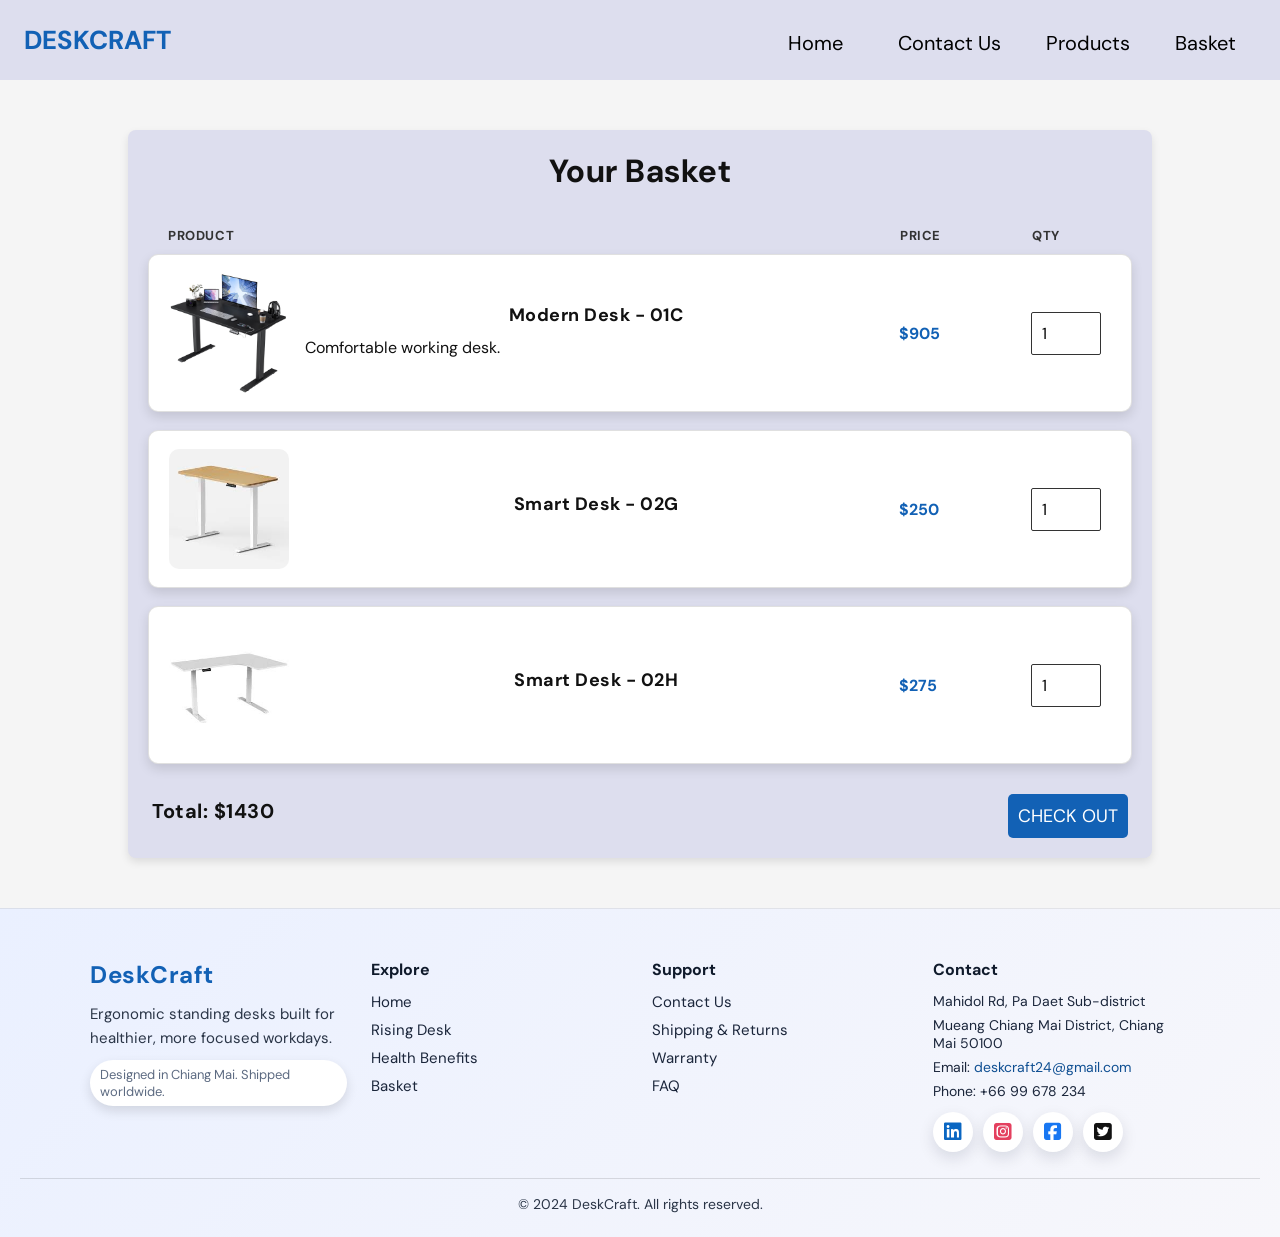
<file: basket.html>
<!DOCTYPE html>
<html lang="en">
<head>
	<meta charset="utf-8">
	<meta name="viewport" content="width=device-width, initial-scale=1">
	<title>Basket</title>
	<link rel="stylesheet" href="https://cdnjs.cloudflare.com/ajax/libs/font-awesome/6.6.0/css/all.min.css" integrity="sha512-Kc323vGBEqzTmouAECnVceyQqyqdsSiqLQISBL29aUW4U/M7pSPA/gEUZQqv1cwx4OnYxTxve5UMg5GT6L4JJg==" crossorigin="anonymous" referrerpolicy="no-referrer">
	<link rel="stylesheet" type="text/css" href="css/main.css">
</head>
<body>
	<div class="main">
	<header>
		<h1 class="logo"><a href="index.html">DESKCRAFT </a></h1>
		<input type="checkbox" id="nav-toggle" class="nav-toggle">
		<label for="nav-toggle" class="nav-toggle-label">
			<span class="bars"><span></span><span></span><span></span></span>
			Menu
		</label>
		<div class="nav-bar">
			<div class="nav-item">
				<a href="index.html" target="_self"> Home </a>
			</div>
			<div class="nav-item">	
				<a href="contact_us.html" target="_self">Contact Us</a>
			</div>
			<div class="product">
				<button class="btn-product">Products</button>
				<div class="dropdown-content">
					<a href="rising_desk.html" target="_self">Rising Desk</a>
					<a href="health_benefit.html" target="_self">Health Benefits</a>
				</div>
			</div>
			<div class="nav-item">
				<a href="basket.html" target="_self"> Basket</a>
			</div>
		</div>
	</header>
	</div>
	<main class="page-content">
	<section class="basket">
		<h2>Your Basket</h2>
		<div class="basket-head">
			<span>Product</span>
			<span>Price</span>
			<span>Qty</span>
		</div>
		<div class="basket-products">
			<div class="basket-info">
				<img src="Images/12.jpg" alt="smart desk 01c">
				<div class="products-details">
					<h2>Modern Desk - 01C</h2>
					<p>Comfortable working desk.</p>
				</div>
			</div>
			<div class="basket-price">$905</div>
			<div class="basket-qty">
				<input type="number" value="1" class="qualtity">
			</div>
		</div>
		<div class="basket-products">
			<div class="basket-info">
				<img src="Images/19.jpg" alt="smart desk 02g">
				<div class="products-details">
					<h2>Smart Desk - 02G</h2>
				</div>
			</div>
			<div class="basket-price">$250</div>
			<div class="basket-qty">
				<input type="number" value="1" class="qualtity">
			</div>
		</div>
		<div class="basket-products">
			<div class="basket-info">
				<img src="Images/16.jpg" alt="smart desk 02h">
				<div class="products-details">
					<h2>Smart Desk - 02H</h2>
				</div>
			</div>
			<div class="basket-price">$275</div>
			<div class="basket-qty">
				<input type="number" value="1" class="qualtity">
			</div>
		</div>
		<div class="total">
			<h2>Total: $1430</h2>
			<button class="btn-checkout">Check Out</button>
		</div>
	</section>
	</main>
	<footer class="site-footer">
	<div class="footer-inner">
		<div class="footer-brand">
			<a class="footer-logo" href="index.html">DeskCraft</a>
			<p class="footer-tagline">Ergonomic standing desks built for healthier, more focused workdays.</p>
			<div class="footer-note">Designed in Chiang Mai. Shipped worldwide.</div>
		</div>
		<div class="footer-links">
			<h3>Explore</h3>
			<a href="index.html">Home</a>
			<a href="rising_desk.html">Rising Desk</a>
			<a href="health_benefit.html">Health Benefits</a>
			<a href="basket.html">Basket</a>
		</div>
		<div class="footer-links">
			<h3>Support</h3>
			<a href="contact_us.html">Contact Us</a>
			<a href="#">Shipping & Returns</a>
			<a href="#">Warranty</a>
			<a href="#">FAQ</a>
		</div>
		<div class="footer-contact">
			<h3>Contact</h3>
			<p>Mahidol Rd, Pa Daet Sub-district</p>
			<p>Mueang Chiang Mai District, Chiang Mai 50100</p>
			<p>Email: <a href="mailto:deskcraft24@gmail.com">deskcraft24@gmail.com</a></p>
			<p>Phone: +66 99 678 234</p>
			<div class="footer-social">
				<a class="social-link linkedin" href="https://www.linkedin.com/" aria-label="LinkedIn"><i class="fa-brands fa-linkedin"></i></a>
				<a class="social-link instagram" href="https://www.instagram.com/" aria-label="Instagram"><i class="fa-brands fa-square-instagram"></i></a>
				<a class="social-link facebook" href="https://www.facebook.com/" aria-label="Facebook"><i class="fa-brands fa-square-facebook"></i></a>
				<a class="social-link x" href="https://x.com/" aria-label="X"><i class="fa-brands fa-square-twitter"></i></a>
			</div>
		</div>
	</div>
	<div class="footer-bottom">
		<p>&copy; 2024 DeskCraft. All rights reserved.</p>
	</div>
</footer>

</body>
</html>
</file>
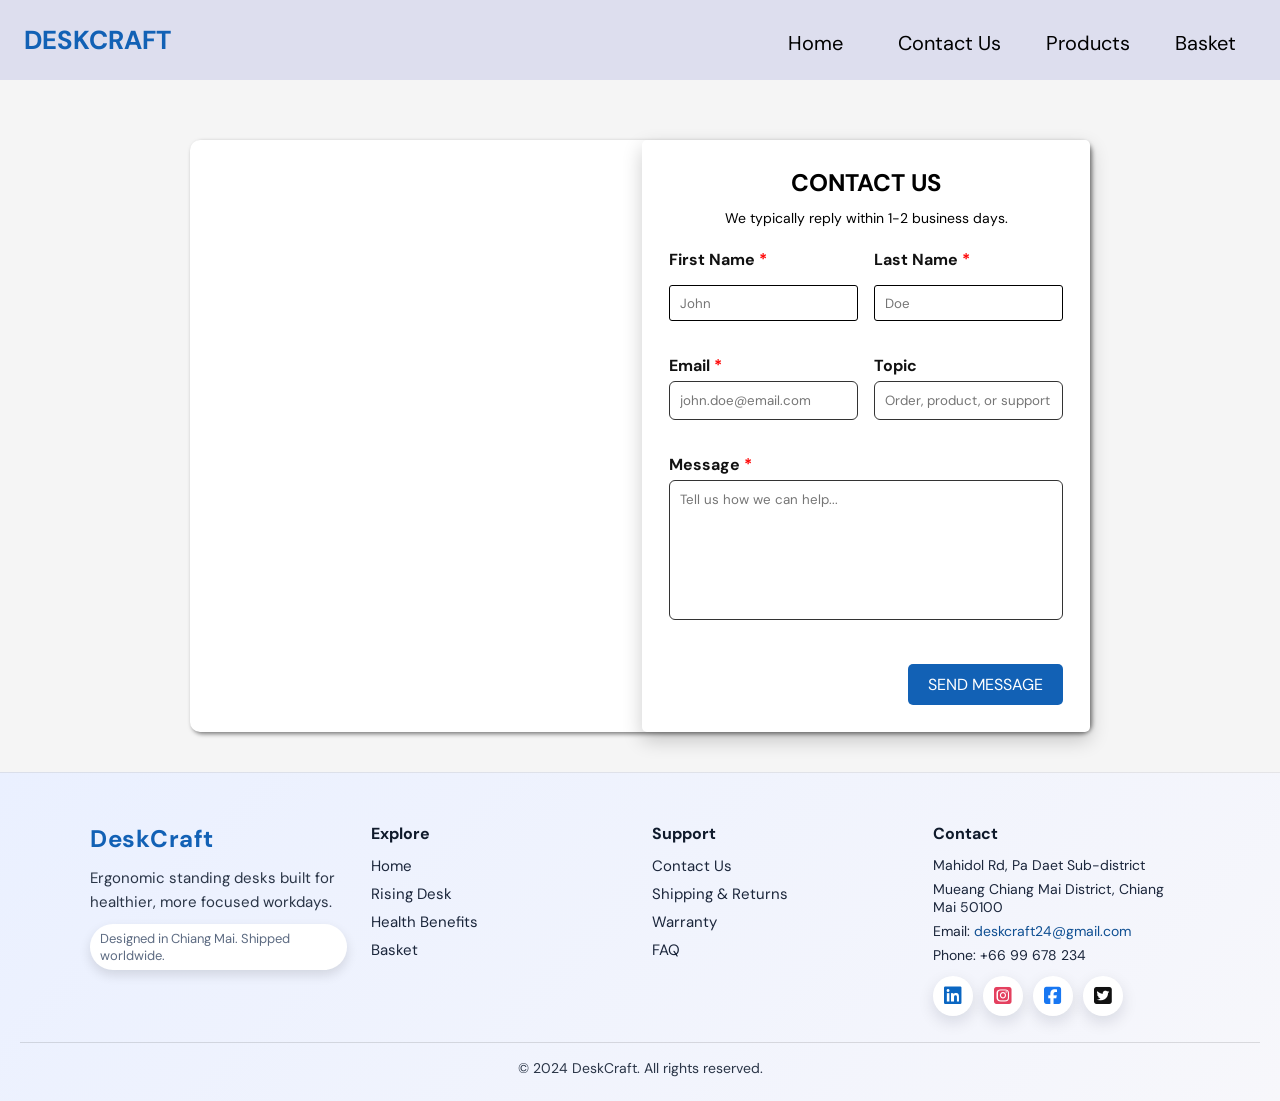
<file: contact_us.html>
<!DOCTYPE html>
<html lang="en">
<head>
	<meta charset="utf-8">
	<meta name="viewport" content="width=device-width, initial-scale=1">
	<title>Contact Us</title>
	<link rel="stylesheet" href="https://cdnjs.cloudflare.com/ajax/libs/font-awesome/6.6.0/css/all.min.css" integrity="sha512-Kc323vGBEqzTmouAECnVceyQqyqdsSiqLQISBL29aUW4U/M7pSPA/gEUZQqv1cwx4OnYxTxve5UMg5GT6L4JJg==" crossorigin="anonymous" referrerpolicy="no-referrer">
	<link rel="stylesheet" type="text/css" href="css/main.css">
</head>
<body>
	<div class="main">
	<header>
		<h1 class="logo"><a href="index.html">DESKCRAFT </a></h1>
		<input type="checkbox" id="nav-toggle" class="nav-toggle">
		<label for="nav-toggle" class="nav-toggle-label">
			<span class="bars"><span></span><span></span><span></span></span>
			Menu
		</label>
		<div class="nav-bar">
			<div class="nav-item">
				<a href="index.html" target="_self"> Home </a>
			</div>
			<div class="nav-item">	
				<a href="contact_us.html" target="_self">Contact Us</a>
			</div>
			<div class="product">
				<button class="btn-product">Products</button>
				<div class="dropdown-content">
					<a href="rising_desk.html" target="_self">Rising Desk</a>
					<a href="health_benefit.html" target="_self">Health Benefits</a>
				</div>
			</div>
			<div class="nav-item">
				<a href="basket.html" target="_self"> Basket</a>
			</div>
		</div>
	</header>
	</div>
	<main class="page-content">
	<div class="contact-container">
	<div class="map">
		<iframe src="https://www.google.com/maps/embed?pb=!1m18!1m12!1m3!1d2045922.2936894782!2d97.47100873113828!3d18.690314503458936!2m3!1f0!2f0!3f0!3m2!1i1024!2i768!4f13.1!3m3!1m2!1s0x30d0ccc8c2997841%3A0x6a69e176922503d4!2sChiang%20Mai%2C%20Thailand!5e1!3m2!1sen!2smm!4v1726719824905!5m2!1sen!2smm" allowfullscreen loading="lazy" referrerpolicy="no-referrer-when-downgrade"></iframe>
	</div>
	<div class="form">
		<h3>Contact Us</h3>
		<p>We typically reply within 1-2 business days.</p>
		<form class="contact-form">
			<div class="form-text">
				<label for="first-name">First Name <span>*</span></label>
				<input type="text" name="first_name" id="first-name" placeholder="John" required>
			</div>
			<div class="form-text">
				<label for="last-name">Last Name <span>*</span></label>
				<input type="text" name="last_name" id="last-name" placeholder="Doe" required>
			</div>
			<div class="form-text">
				<label for="email">Email <span>*</span></label>
				<input type="email" name="email" id="email" placeholder="john.doe@email.com" required>
			</div>
			<div class="form-text">
				<label for="topic">Topic</label>
				<input type="text" name="topic" id="topic" placeholder="Order, product, or support">
			</div>
			<div class="form-text full">
				<label for="message">Message <span>*</span></label>
				<textarea id="message" name="message" rows="5" placeholder="Tell us how we can help..." required></textarea>
			</div>
			<div class="form-actions">
				<button type="submit" class="btn-submit">Send Message</button>
			</div>
		</form>	
	</div>
	</div>
	</main>
	<footer class="site-footer">
	<div class="footer-inner">
		<div class="footer-brand">
			<a class="footer-logo" href="index.html">DeskCraft</a>
			<p class="footer-tagline">Ergonomic standing desks built for healthier, more focused workdays.</p>
			<div class="footer-note">Designed in Chiang Mai. Shipped worldwide.</div>
		</div>
		<div class="footer-links">
			<h3>Explore</h3>
			<a href="index.html">Home</a>
			<a href="rising_desk.html">Rising Desk</a>
			<a href="health_benefit.html">Health Benefits</a>
			<a href="basket.html">Basket</a>
		</div>
		<div class="footer-links">
			<h3>Support</h3>
			<a href="contact_us.html">Contact Us</a>
			<a href="#">Shipping & Returns</a>
			<a href="#">Warranty</a>
			<a href="#">FAQ</a>
		</div>
		<div class="footer-contact">
			<h3>Contact</h3>
			<p>Mahidol Rd, Pa Daet Sub-district</p>
			<p>Mueang Chiang Mai District, Chiang Mai 50100</p>
			<p>Email: <a href="mailto:deskcraft24@gmail.com">deskcraft24@gmail.com</a></p>
			<p>Phone: +66 99 678 234</p>
			<div class="footer-social">
				<a class="social-link linkedin" href="https://www.linkedin.com/" aria-label="LinkedIn"><i class="fa-brands fa-linkedin"></i></a>
				<a class="social-link instagram" href="https://www.instagram.com/" aria-label="Instagram"><i class="fa-brands fa-square-instagram"></i></a>
				<a class="social-link facebook" href="https://www.facebook.com/" aria-label="Facebook"><i class="fa-brands fa-square-facebook"></i></a>
				<a class="social-link x" href="https://x.com/" aria-label="X"><i class="fa-brands fa-square-twitter"></i></a>
			</div>
		</div>
	</div>
	<div class="footer-bottom">
		<p>&copy; 2024 DeskCraft. All rights reserved.</p>
	</div>
</footer>
</body>
</html>
</file>
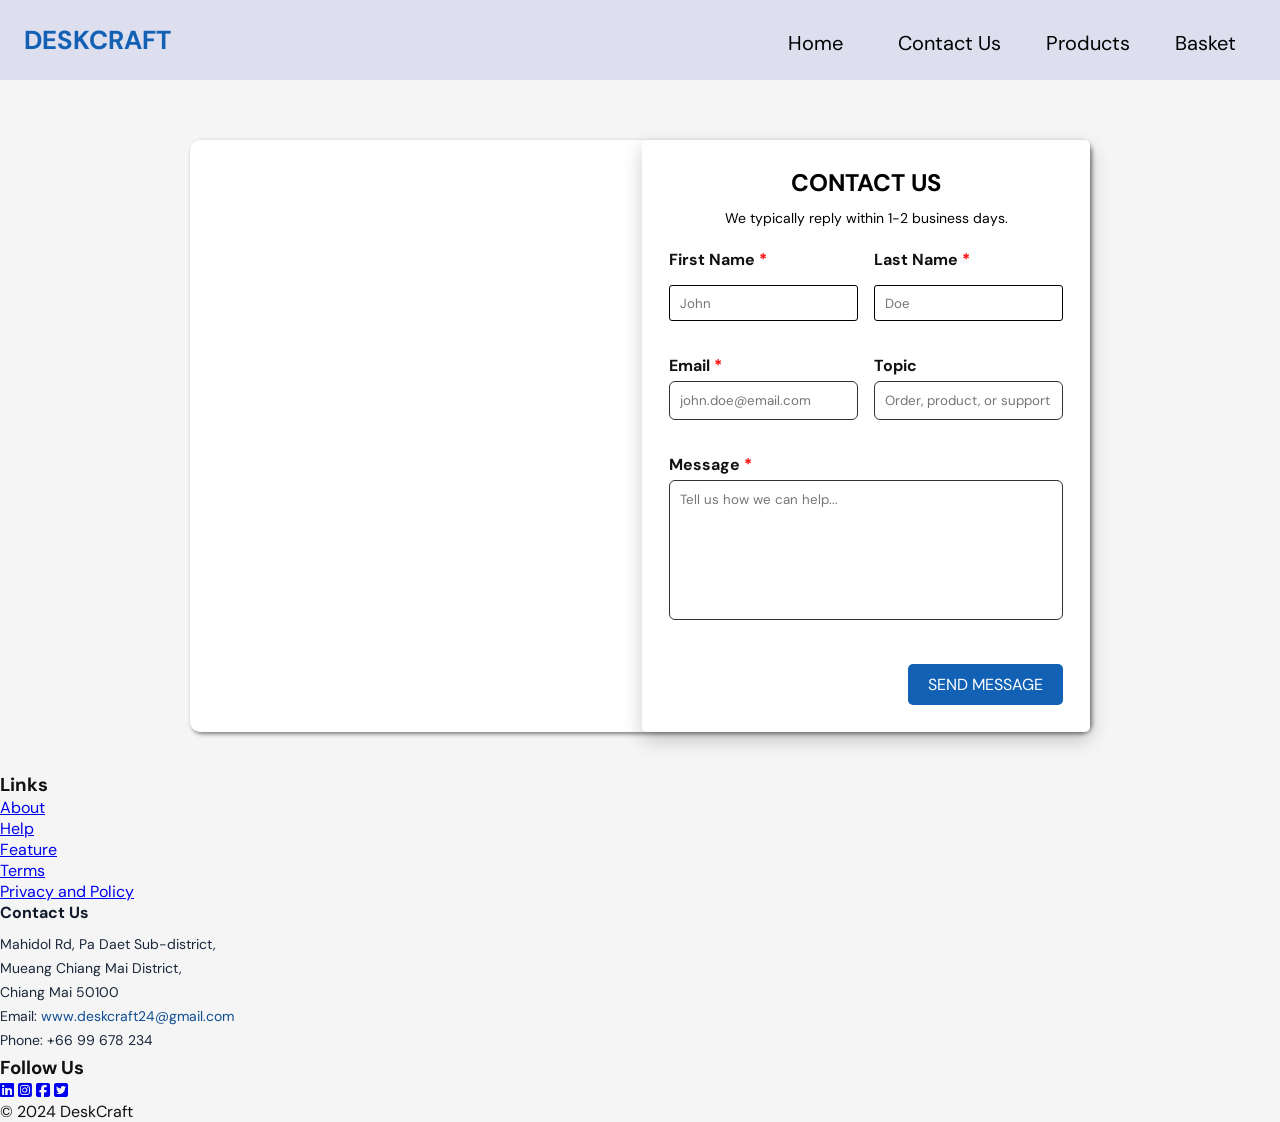
<file: ContactUs.html>
<!DOCTYPE html>
<html lang="en">
<head>
	<meta charset="utf-8">
	<meta name="viewport" content="width=device-width, initial-scale=1">
	<title>Contact Us</title>
	<link rel="stylesheet" href="https://cdnjs.cloudflare.com/ajax/libs/font-awesome/6.6.0/css/all.min.css" integrity="sha512-Kc323vGBEqzTmouAECnVceyQqyqdsSiqLQISBL29aUW4U/M7pSPA/gEUZQqv1cwx4OnYxTxve5UMg5GT6L4JJg==" crossorigin="anonymous" referrerpolicy="no-referrer">
	<link rel="stylesheet" type="text/css" href="css/main.css">
</head>
<body>
	<div class="main">
	<header>
		<h1 class="logo"><a href="Home.html">DESKCRAFT </a></h1>
		<input type="checkbox" id="nav-toggle" class="nav-toggle">
		<label for="nav-toggle" class="nav-toggle-label">
			<span class="bars"><span></span><span></span><span></span></span>
			Menu
		</label>
		<div class="nav-bar">
			<div class="nav-item">
				<a href="Home.html" target="_self"> Home </a>
			</div>
			<div class="nav-item">	
				<a href="ContactUs.html" target="_self">Contact Us</a>
			</div>
			<div class="product">
				<button class="btn-product">Products</button>
				<div class="dropdown-content">
					<a href="RisingDesk.html" target="_self">Rising Desk</a>
					<a href="HealthBenefit.html" target="_self">Health Benefits</a>
				</div>
			</div>
			<div class="nav-item">
				<a href="basket.html" target="_self"> Basket</a>
			</div>
		</div>
	</header>
	</div>
	<main class="page-content">
	<div class="contact-container">
	<div class="map">
		<iframe src="https://www.google.com/maps/embed?pb=!1m18!1m12!1m3!1d2045922.2936894782!2d97.47100873113828!3d18.690314503458936!2m3!1f0!2f0!3f0!3m2!1i1024!2i768!4f13.1!3m3!1m2!1s0x30d0ccc8c2997841%3A0x6a69e176922503d4!2sChiang%20Mai%2C%20Thailand!5e1!3m2!1sen!2smm!4v1726719824905!5m2!1sen!2smm" allowfullscreen loading="lazy" referrerpolicy="no-referrer-when-downgrade"></iframe>
	</div>
	<div class="form">
		<h3>Contact Us</h3>
		<p>We typically reply within 1-2 business days.</p>
		<form class="contact-form">
			<div class="form-text">
				<label for="first-name">First Name <span>*</span></label>
				<input type="text" name="first_name" id="first-name" placeholder="John" required>
			</div>
			<div class="form-text">
				<label for="last-name">Last Name <span>*</span></label>
				<input type="text" name="last_name" id="last-name" placeholder="Doe" required>
			</div>
			<div class="form-text">
				<label for="email">Email <span>*</span></label>
				<input type="email" name="email" id="email" placeholder="john.doe@email.com" required>
			</div>
			<div class="form-text">
				<label for="topic">Topic</label>
				<input type="text" name="topic" id="topic" placeholder="Order, product, or support">
			</div>
			<div class="form-text full">
				<label for="message">Message <span>*</span></label>
				<textarea id="message" name="message" rows="5" placeholder="Tell us how we can help..." required></textarea>
			</div>
			<div class="form-actions">
				<button type="submit" class="btn-submit">Send Message</button>
			</div>
		</form>	
	</div>
	</div>
	</main>
	<footer>
		<div class="footer-section">
				<div class="links">
					<h3>Links</h3>
					<ul>
						<li><a href="#">About</a></li>
						<li><a href="#">Help</a></li>
						<li><a href="#">Feature</a></li>
						<li><a href="#">Terms</a></li>
						<li><a href="#">Privacy and Policy</a></li>
					</ul>
				</div>
				<div class="footer-contact">
					<h3>Contact Us</h3>
					<p>Mahidol Rd, Pa Daet Sub-district, </p> 
					<p> Mueang Chiang Mai District,</p>
					<p>Chiang Mai 50100</p>
					<p>Email: <a href="#">www.deskcraft24@gmail.com</a></p>
					<p>Phone: +66 99 678 234</p>
				</div>
				<div class="social-icon">
					<h3>Follow Us</h3>
					<a href="https://www.linkedin.com/"><i class="fa-brands fa-linkedin"></i></a>
					<a href="https://www.instagram.com/"><i class="fa-brands fa-square-instagram"></i></a>
					<a href="https://www.facebook.com/"><i class="fa-brands fa-square-facebook"></i></a>
					<a href="https://x.com/"><i class="fa-brands fa-square-twitter"></i></a>
				</div>
		</div>
		<div class="copyright">
			<p>&copy; 2024 DeskCraft</p>
		</div>
	</footer>
</body>
</html>
</file>
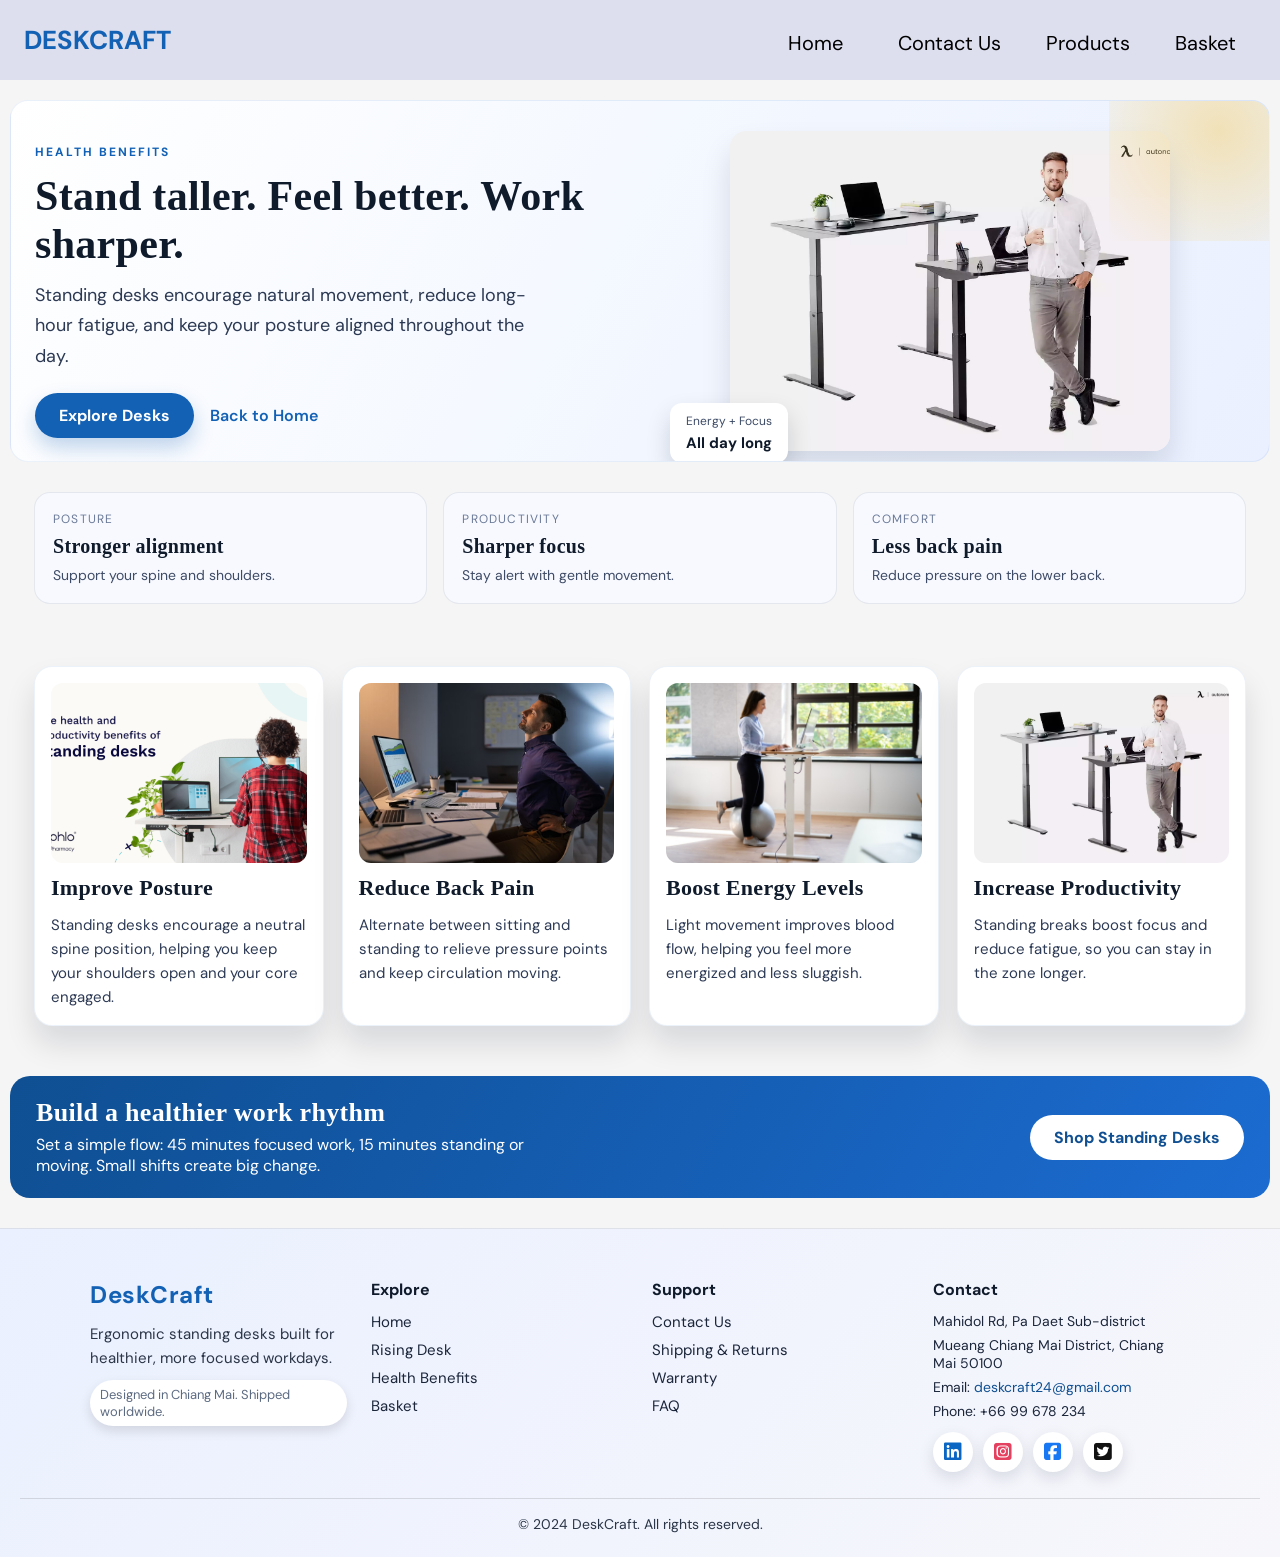
<file: health_benefit.html>
<!DOCTYPE html>
<html lang="en">
<head>
	<meta charset="utf-8">
	<meta name="viewport" content="width=device-width, initial-scale=1">
	<title>Health Benefit</title>
	<link rel="stylesheet" href="https://cdnjs.cloudflare.com/ajax/libs/font-awesome/6.6.0/css/all.min.css" integrity="sha512-Kc323vGBEqzTmouAECnVceyQqyqdsSiqLQISBL29aUW4U/M7pSPA/gEUZQqv1cwx4OnYxTxve5UMg5GT6L4JJg==" crossorigin="anonymous" referrerpolicy="no-referrer">
	<link rel="stylesheet" type="text/css" href="css/main.css">
</head>
<body>
	<div class="main">
	<header>
		<h1 class="logo"><a href="index.html">DESKCRAFT </a></h1>
		<input type="checkbox" id="nav-toggle" class="nav-toggle">
		<label for="nav-toggle" class="nav-toggle-label">
			<span class="bars"><span></span><span></span><span></span></span>
			Menu
		</label>
		<div class="nav-bar">
			<div class="nav-item">
				<a href="index.html" target="_self"> Home </a>
			</div>
			<div class="nav-item">	
				<a href="contact_us.html" target="_self">Contact Us</a>
			</div>
			<div class="product">
				<button class="btn-product">Products</button>
				<div class="dropdown-content">
					<a href="rising_desk.html" target="_self">Rising Desk</a>
					<a href="health_benefit.html" target="_self">Health Benefits</a>
				</div>
			</div>
			<div class="nav-item">
				<a href="basket.html" target="_self"> Basket</a>
			</div>
		</div>
	</header>
	</div>
	<!-- Health Benefits Page -->
	<main class="page-content hb-page">
		<section class="hb-hero">
			<div class="hb-hero-content">
				<p class="hb-eyebrow">Health Benefits</p>
				<h1>Stand taller. Feel better. Work sharper.</h1>
				<p class="hb-sub">Standing desks encourage natural movement, reduce long-hour fatigue, and keep your posture aligned throughout the day.</p>
				<div class="hb-cta">
					<a class="hb-btn" href="rising_desk.html">Explore Desks</a>
					<a class="hb-link" href="index.html">Back to Home</a>
				</div>
			</div>
			<div class="hb-hero-media">
				<img src="Images/health_benefits4.webp" alt="Healthy work setup">
				<div class="hb-badge">
					<span>Energy + Focus</span>
					<strong>All day long</strong>
				</div>
			</div>
		</section>

		<section class="hb-metrics">
			<div class="hb-metric">
				<p>Posture</p>
				<h3>Stronger alignment</h3>
				<span>Support your spine and shoulders.</span>
			</div>
			<div class="hb-metric">
				<p>Productivity</p>
				<h3>Sharper focus</h3>
				<span>Stay alert with gentle movement.</span>
			</div>
			<div class="hb-metric">
				<p>Comfort</p>
				<h3>Less back pain</h3>
				<span>Reduce pressure on the lower back.</span>
			</div>
		</section>

		<section class="hb-grid">
			<article class="hb-card">
				<img src="Images/health_benefits2.png" alt="Improve posture">
				<h2>Improve Posture</h2>
				<p>Standing desks encourage a neutral spine position, helping you keep your shoulders open and your core engaged.</p>
			</article>
			<article class="hb-card">
				<img src="Images/health_benefits5.avif" alt="Reduce back pain">
				<h2>Reduce Back Pain</h2>
				<p>Alternate between sitting and standing to relieve pressure points and keep circulation moving.</p>
			</article>
			<article class="hb-card">
				<img src="Images/health_benefits3.jpg" alt="Boost energy levels">
				<h2>Boost Energy Levels</h2>
				<p>Light movement improves blood flow, helping you feel more energized and less sluggish.</p>
			</article>
			<article class="hb-card">
				<img src="Images/health_benefits4.webp" alt="Increase productivity">
				<h2>Increase Productivity</h2>
				<p>Standing breaks boost focus and reduce fatigue, so you can stay in the zone longer.</p>
			</article>
		</section>

		<section class="hb-banner">
			<div class="hb-banner-text">
				<h2>Build a healthier work rhythm</h2>
				<p>Set a simple flow: 45 minutes focused work, 15 minutes standing or moving. Small shifts create big change.</p>
			</div>
			<a class="hb-btn hb-btn-light" href="rising_desk.html">Shop Standing Desks</a>
		</section>
	</main>
	<footer class="site-footer">
	<div class="footer-inner">
		<div class="footer-brand">
			<a class="footer-logo" href="index.html">DeskCraft</a>
			<p class="footer-tagline">Ergonomic standing desks built for healthier, more focused workdays.</p>
			<div class="footer-note">Designed in Chiang Mai. Shipped worldwide.</div>
		</div>
		<div class="footer-links">
			<h3>Explore</h3>
			<a href="index.html">Home</a>
			<a href="rising_desk.html">Rising Desk</a>
			<a href="health_benefit.html">Health Benefits</a>
			<a href="basket.html">Basket</a>
		</div>
		<div class="footer-links">
			<h3>Support</h3>
			<a href="contact_us.html">Contact Us</a>
			<a href="#">Shipping & Returns</a>
			<a href="#">Warranty</a>
			<a href="#">FAQ</a>
		</div>
		<div class="footer-contact">
			<h3>Contact</h3>
			<p>Mahidol Rd, Pa Daet Sub-district</p>
			<p>Mueang Chiang Mai District, Chiang Mai 50100</p>
			<p>Email: <a href="mailto:deskcraft24@gmail.com">deskcraft24@gmail.com</a></p>
			<p>Phone: +66 99 678 234</p>
			<div class="footer-social">
				<a class="social-link linkedin" href="https://www.linkedin.com/" aria-label="LinkedIn"><i class="fa-brands fa-linkedin"></i></a>
				<a class="social-link instagram" href="https://www.instagram.com/" aria-label="Instagram"><i class="fa-brands fa-square-instagram"></i></a>
				<a class="social-link facebook" href="https://www.facebook.com/" aria-label="Facebook"><i class="fa-brands fa-square-facebook"></i></a>
				<a class="social-link x" href="https://x.com/" aria-label="X"><i class="fa-brands fa-square-twitter"></i></a>
			</div>
		</div>
	</div>
	<div class="footer-bottom">
		<p>&copy; 2024 DeskCraft. All rights reserved.</p>
	</div>
</footer>
</body>
</html>
</file>
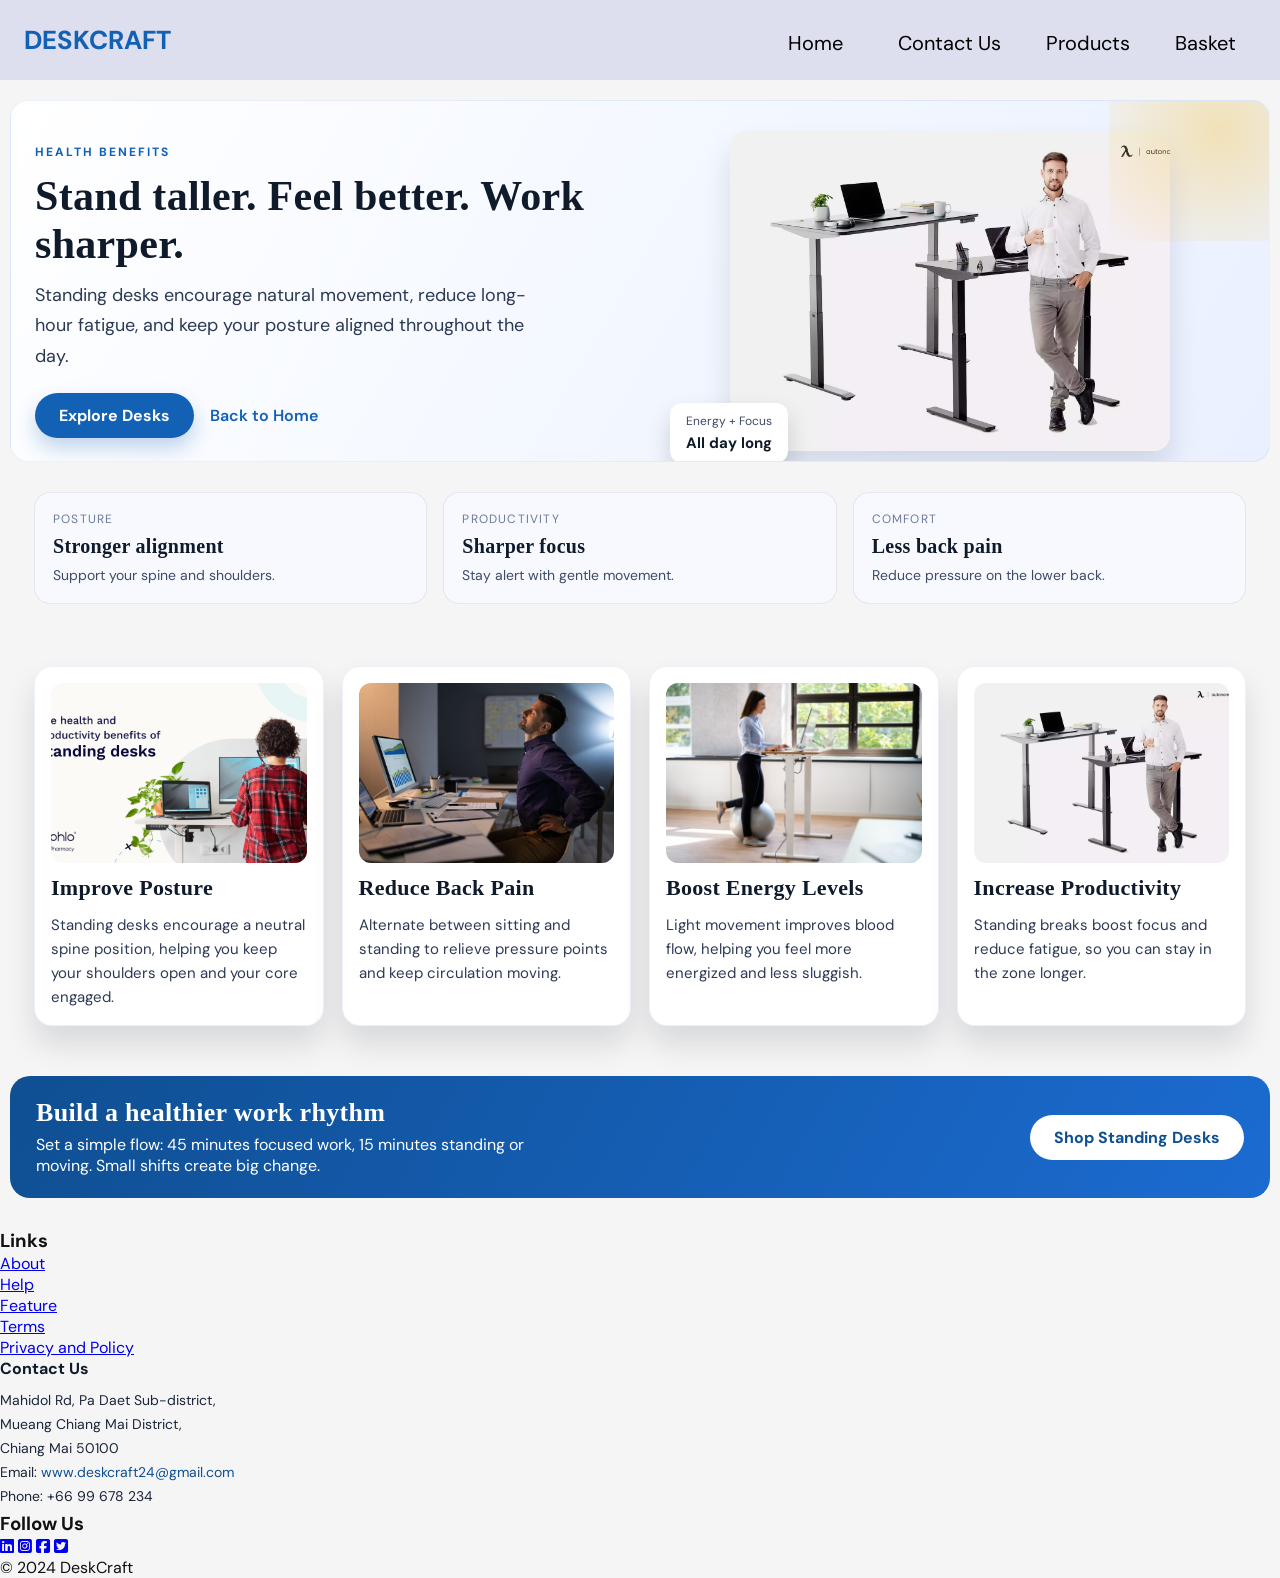
<file: HealthBenefit.html>
<!DOCTYPE html>
<html lang="en">
<head>
	<meta charset="utf-8">
	<meta name="viewport" content="width=device-width, initial-scale=1">
	<title>Health Benefit</title>
	<link rel="stylesheet" href="https://cdnjs.cloudflare.com/ajax/libs/font-awesome/6.6.0/css/all.min.css" integrity="sha512-Kc323vGBEqzTmouAECnVceyQqyqdsSiqLQISBL29aUW4U/M7pSPA/gEUZQqv1cwx4OnYxTxve5UMg5GT6L4JJg==" crossorigin="anonymous" referrerpolicy="no-referrer">
	<link rel="stylesheet" type="text/css" href="css/main.css">
</head>
<body>
	<div class="main">
	<header>
		<h1 class="logo"><a href="Home.html">DESKCRAFT </a></h1>
		<input type="checkbox" id="nav-toggle" class="nav-toggle">
		<label for="nav-toggle" class="nav-toggle-label">
			<span class="bars"><span></span><span></span><span></span></span>
			Menu
		</label>
		<div class="nav-bar">
			<div class="nav-item">
				<a href="Home.html" target="_self"> Home </a>
			</div>
			<div class="nav-item">	
				<a href="ContactUs.html" target="_self">Contact Us</a>
			</div>
			<div class="product">
				<button class="btn-product">Products</button>
				<div class="dropdown-content">
					<a href="RisingDesk.html" target="_self">Rising Desk</a>
					<a href="HealthBenefit.html" target="_self">Health Benefits</a>
				</div>
			</div>
			<div class="nav-item">
				<a href="basket.html" target="_self"> Basket</a>
			</div>
		</div>
	</header>
	</div>
	<!-- Health Benefits Page -->
	<main class="page-content hb-page">
		<section class="hb-hero">
			<div class="hb-hero-content">
				<p class="hb-eyebrow">Health Benefits</p>
				<h1>Stand taller. Feel better. Work sharper.</h1>
				<p class="hb-sub">Standing desks encourage natural movement, reduce long-hour fatigue, and keep your posture aligned throughout the day.</p>
				<div class="hb-cta">
					<a class="hb-btn" href="RisingDesk.html">Explore Desks</a>
					<a class="hb-link" href="Home.html">Back to Home</a>
				</div>
			</div>
			<div class="hb-hero-media">
				<img src="Images/health_benefits4.webp" alt="Healthy work setup">
				<div class="hb-badge">
					<span>Energy + Focus</span>
					<strong>All day long</strong>
				</div>
			</div>
		</section>

		<section class="hb-metrics">
			<div class="hb-metric">
				<p>Posture</p>
				<h3>Stronger alignment</h3>
				<span>Support your spine and shoulders.</span>
			</div>
			<div class="hb-metric">
				<p>Productivity</p>
				<h3>Sharper focus</h3>
				<span>Stay alert with gentle movement.</span>
			</div>
			<div class="hb-metric">
				<p>Comfort</p>
				<h3>Less back pain</h3>
				<span>Reduce pressure on the lower back.</span>
			</div>
		</section>

		<section class="hb-grid">
			<article class="hb-card">
				<img src="Images/health_benefits2.png" alt="Improve posture">
				<h2>Improve Posture</h2>
				<p>Standing desks encourage a neutral spine position, helping you keep your shoulders open and your core engaged.</p>
			</article>
			<article class="hb-card">
				<img src="Images/health_benefits5.avif" alt="Reduce back pain">
				<h2>Reduce Back Pain</h2>
				<p>Alternate between sitting and standing to relieve pressure points and keep circulation moving.</p>
			</article>
			<article class="hb-card">
				<img src="Images/health_benefits3.jpg" alt="Boost energy levels">
				<h2>Boost Energy Levels</h2>
				<p>Light movement improves blood flow, helping you feel more energized and less sluggish.</p>
			</article>
			<article class="hb-card">
				<img src="Images/health_benefits4.webp" alt="Increase productivity">
				<h2>Increase Productivity</h2>
				<p>Standing breaks boost focus and reduce fatigue, so you can stay in the zone longer.</p>
			</article>
		</section>

		<section class="hb-banner">
			<div class="hb-banner-text">
				<h2>Build a healthier work rhythm</h2>
				<p>Set a simple flow: 45 minutes focused work, 15 minutes standing or moving. Small shifts create big change.</p>
			</div>
			<a class="hb-btn hb-btn-light" href="RisingDesk.html">Shop Standing Desks</a>
		</section>
	</main>
	<footer>
		<div class="footer-section">
				<div class="links">
					<h3>Links</h3>
					<ul>
						<li><a href="#">About</a></li>
						<li><a href="#">Help</a></li>
						<li><a href="#">Feature</a></li>
						<li><a href="#">Terms</a></li>
						<li><a href="#">Privacy and Policy</a></li>
					</ul>
				</div>
				<div class="footer-contact">
					<h3>Contact Us</h3>
					<p>Mahidol Rd, Pa Daet Sub-district, </p> 
					<p> Mueang Chiang Mai District,</p>
					<p>Chiang Mai 50100</p>
					<p>Email: <a href="#">www.deskcraft24@gmail.com</a></p>
					<p>Phone: +66 99 678 234</p>
				</div>
				<div class="social-icon">
					<h3>Follow Us</h3>
					<a href="https://www.linkedin.com/"><i class="fa-brands fa-linkedin"></i></a>
					<a href="https://www.instagram.com/"><i class="fa-brands fa-square-instagram"></i></a>
					<a href="https://www.facebook.com/"><i class="fa-brands fa-square-facebook"></i></a>
					<a href="https://x.com/"><i class="fa-brands fa-square-twitter"></i></a>
				</div>
		</div>
		<div class="copyright">
			<p>&copy; 2024 DeskCraft</p>
		</div>
	</footer>
</body>
</html>
</file>
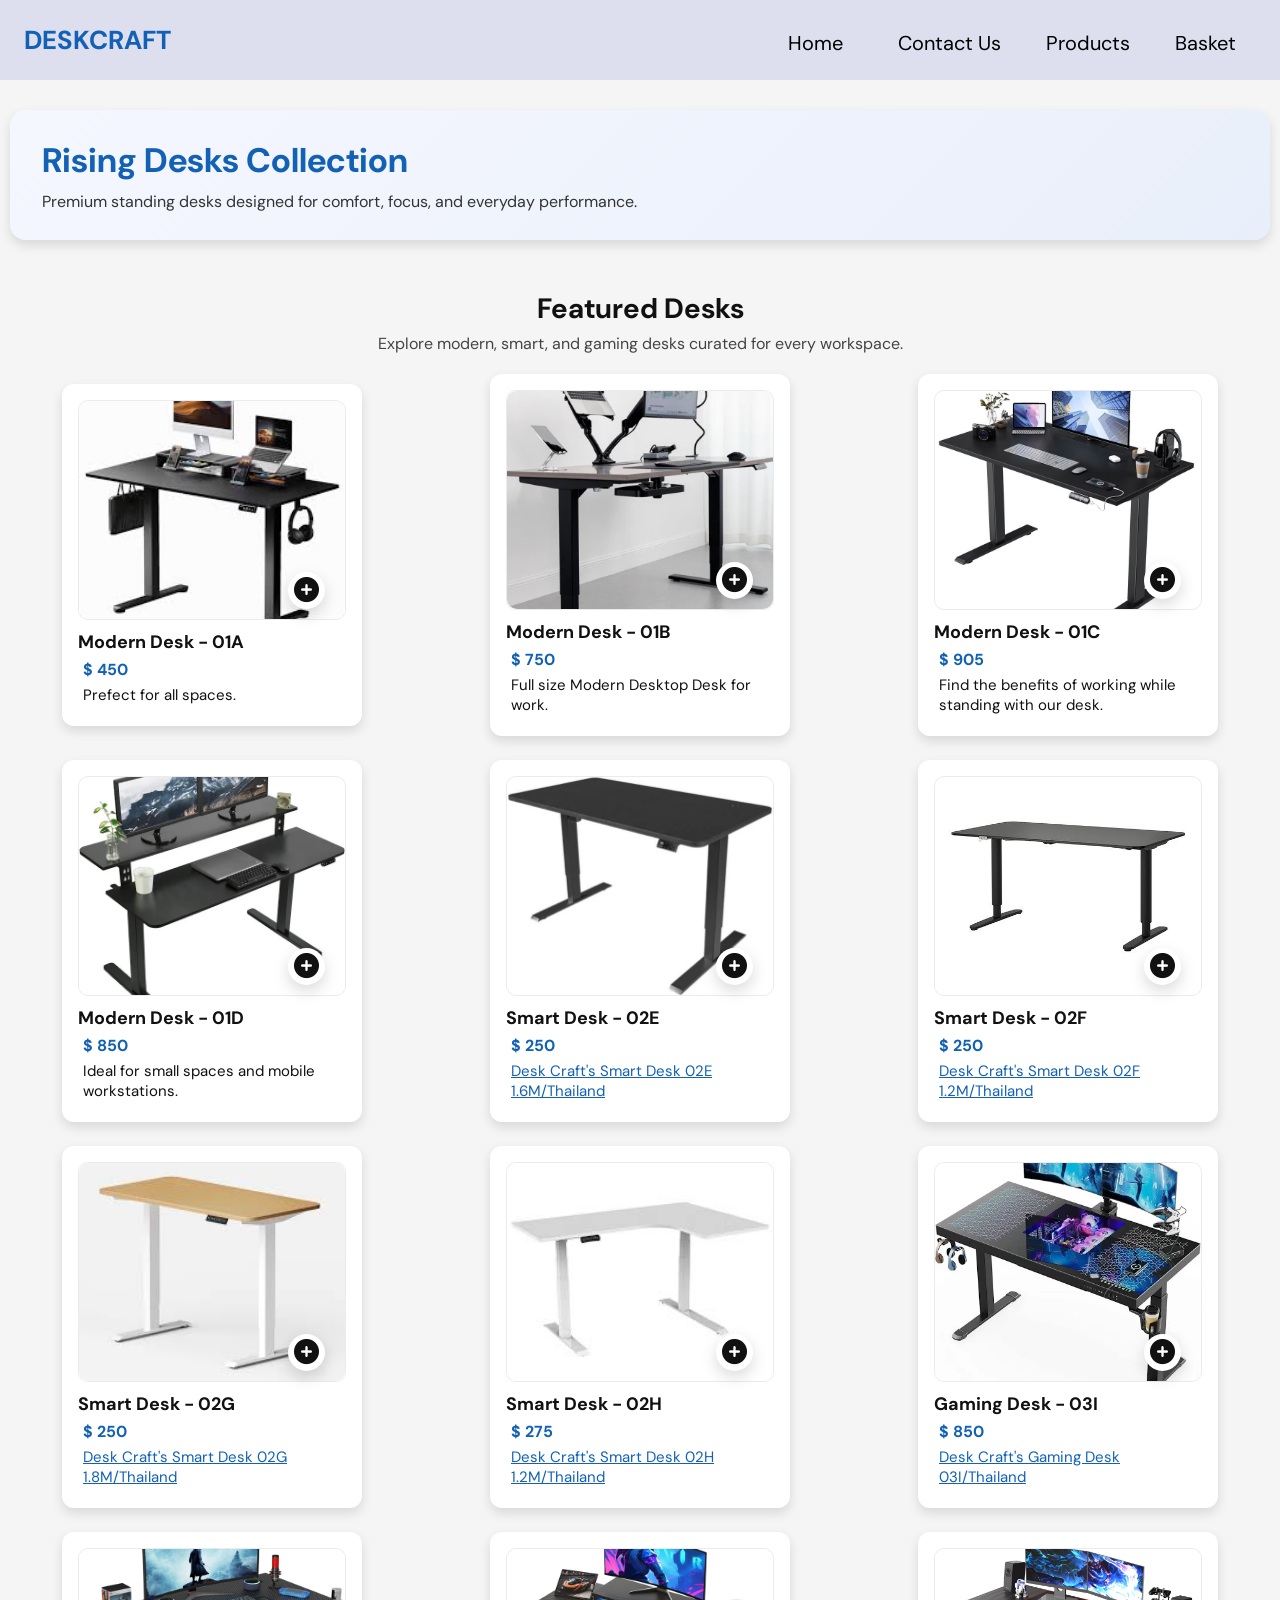
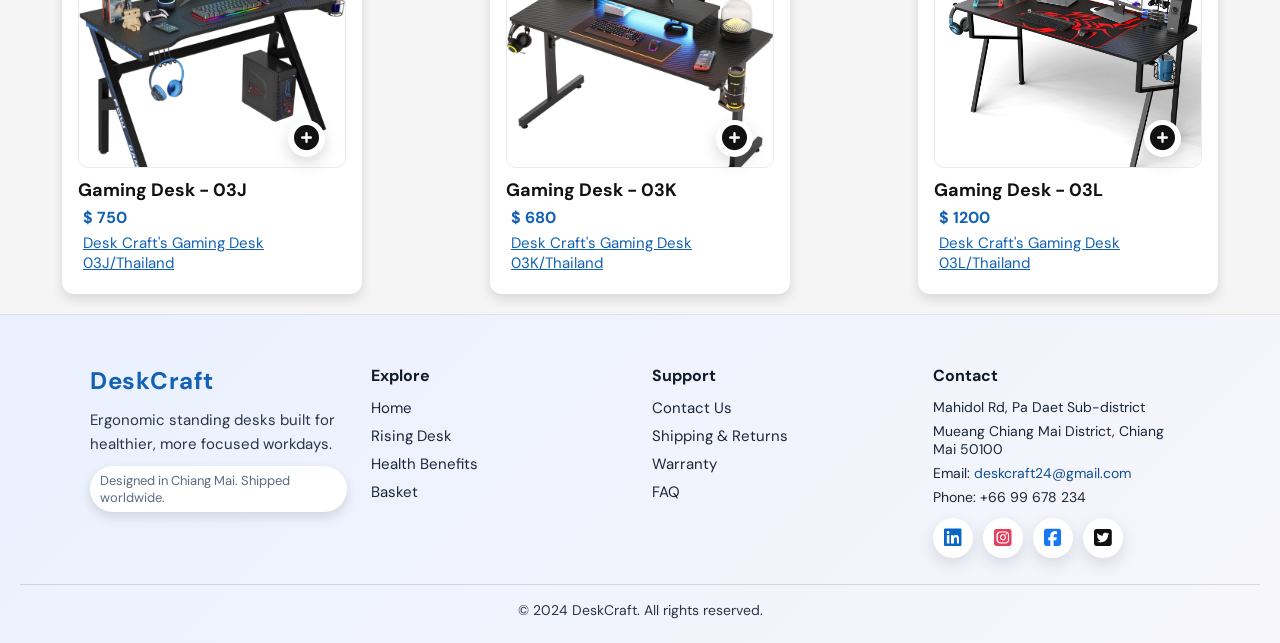
<file: rising_desk.html>
<!DOCTYPE html>
<html lang="en">
<head>
	<meta charset="utf-8">
	<meta name="viewport" content="width=device-width, initial-scale=1">
	<title>Rising Desk</title>
	<link rel="stylesheet" href="https://cdnjs.cloudflare.com/ajax/libs/font-awesome/6.6.0/css/all.min.css" integrity="sha512-Kc323vGBEqzTmouAECnVceyQqyqdsSiqLQISBL29aUW4U/M7pSPA/gEUZQqv1cwx4OnYxTxve5UMg5GT6L4JJg==" crossorigin="anonymous" referrerpolicy="no-referrer">
	<link rel="stylesheet" type="text/css" href="css/main.css">
</head>
<body>
	<div class="main">
	<header>
		<h1 class="logo"><a href="index.html">DESKCRAFT </a></h1>
		<input type="checkbox" id="nav-toggle" class="nav-toggle">
		<label for="nav-toggle" class="nav-toggle-label">
			<span class="bars"><span></span><span></span><span></span></span>
			Menu
		</label>
		<div class="nav-bar">
			<div class="nav-item">
				<a href="index.html" target="_self"> Home </a>
			</div>
			<div class="nav-item">	
				<a href="contact_us.html" target="_self">Contact Us</a>
			</div>

			<div class="product">
				<button class="btn-product">Products</button>
				<div class="dropdown-content">
					<a href="rising_desk.html" target="_self">Rising Desk</a>
					<a href="health_benefit.html" target="_self">Health Benefits</a>
				</div>
			</div>
			
			<div class="nav-item">
				<a href="basket.html" target="_self"> Basket</a>
			</div>
		</div>
	</header>

	</div>
	<main class="page-content">
	<section class="rd-hero">
		<div class="rd-hero-text">
			<h1>Rising Desks Collection</h1>
			<p>Premium standing desks designed for comfort, focus, and everyday performance.</p>
		</div>
	</section>
	<section id="rd-section">
		<div class="rd-header">
			<h2>Featured Desks</h2>
			<p>Explore modern, smart, and gaming desks curated for every workspace.</p>
		</div>
		<div class="rd-container">
			<div class="risingdesk">
				<div class="img">
					<a href="#"> <img src="Images/risingdesk2.jpg" alt="modern desk"> </a>
		 		<div class="plus-icon">
		 			<i class="fa-solid fa-circle-plus" title="Add to Cart"></i>
		 		</div>
				</div>
				<h2>Modern Desk - 01A</h2>
				<p> <b> $ 450 </b></p>
				<p>Prefect for all spaces.</p>
			</div>
		<div class="risingdesk">
			<div class="img">
				<a href="#"> <img src="Images/22.webp" alt="modern desk"></a>
			<div class="plus-icon">
		 		<i class="fa-solid fa-circle-plus" title="Add to Cart"></i>
		 	</div>
			</div>
			<h2>Modern Desk - 01B</h2>
			<p> <b> $ 750 </b></p>
			<p>Full size Modern Desktop Desk for work.</p>

		</div>
		<div class="risingdesk">
			<div class="img">
				<a href="#"> <img src="Images/12.jpg" alt="modern desk"></a>
			<div class="plus-icon">
		 		<i class="fa-solid fa-circle-plus" title="Add to Cart"></i>
		 	</div>
			</div>
			<h2>Modern Desk - 01C</h2>
			<p> <b> $ 905 </b></p>
			<p>Find the benefits of working while standing with our desk.</p>
		</div>
		<div class="risingdesk">
			<div class="img">
				<a href="#"><img src="Images/risingdesk9.webp" alt="modern desk"></a>
			<div class="plus-icon">
		 		<i class="fa-solid fa-circle-plus" title="Add to Cart"></i>
		 	</div>
			</div>
			<h2>Modern Desk - 01D</h2>
			<p> <b> $ 850 </b></p>
			<p> Ideal for small spaces and mobile workstations.</p>
		</div>
			<!-- Testing -->
			<div class="risingdesk">
			<div class="img">
				<a href="#"><img src="Images/smartdesk.webp" alt="smart desk"></a>
			<div class="plus-icon">
		 		<i class="fa-solid fa-circle-plus" title="Add to Cart"></i>
		 	</div>
			</div>
			<h2>Smart Desk - 02E</h2>
			<p> <b> $ 250 </b></p>
			<a href="#"><p>Desk Craft's Smart Desk 02E <br> 1.6M/Thailand</p></a> 
		</div>
		<div class="risingdesk">
			<div class="img">
				<a href="#"><img src="Images/1.jpg" alt="smart desk"></a>
			<div class="plus-icon">
		 		<i class="fa-solid fa-circle-plus" title="Add to Cart"></i>
		 	</div>
			</div>
			<h2>Smart Desk - 02F</h2>
			<p> <b> $ 250 </b></p>
			<a href="#"><p>Desk Craft's Smart Desk 02F <br> 1.2M/Thailand</p></a> 
		</div>
		<div class="risingdesk">
			<div class="img">
				<a href="#"><img src="Images/19.jpg" alt="smart desk"></a> 
			<div class="plus-icon">
		 		<i class="fa-solid fa-circle-plus" title="Add to Cart"></i>
		 	</div>
			</div>
			<h2>Smart Desk - 02G</h2>
			<p> <b> $ 250 </b></p>
			<a href="#"><p>Desk Craft's Smart Desk 02G <br> 1.8M/Thailand</p></a> 
		</div>
		<div class="risingdesk">
			<div class="img">
				<a href="#"><img src="Images/16.jpg" alt="smart desk"></a>
			<div class="plus-icon">
		 		<i class="fa-solid fa-circle-plus" title="Add to Cart"></i>
		 	</div>
			</div>
			<h2>Smart Desk - 02H</h2>
			<p> <b> $ 275 </b></p>
			<a href="#"><p>Desk Craft's Smart Desk 02H <br> 1.2M/Thailand</p></a> 
		</div>

			<!-- Testing -->
			<div class="risingdesk">
			<div class="img">
				<a href="#"><img src="Images/gaming.webp" alt="gaming desk"></a>
			<div class="plus-icon">
		 		<i class="fa-solid fa-circle-plus" title="Add to Cart"></i>
		 	</div>
			</div>
			<h2>Gaming Desk - 03I</h2>
			<p> <b> $ 850 </b></p>
			<a href="#"><p>Desk Craft's Gaming Desk  <br> 03I/Thailand</p></a> 
		</div>
		<div class="risingdesk">
			<div class="img">
				<a href="#"><img src="Images/gaming6.jpeg" alt="gaming desk"></a>
			<div class="plus-icon">
		 		<i class="fa-solid fa-circle-plus" title="Add to Cart"></i>
		 	</div>
			</div>
			<h2>Gaming Desk - 03J</h2>
			<p> <b> $ 750 </b></p>
			<a href="#"><p>Desk Craft's Gaming Desk  <br> 03J/Thailand</p></a>
		</div>
		<div class="risingdesk">
			<div class="img">
				<a href="#"><img src="Images/gaming5.webp" alt="gaming desk"></a> 
			<div class="plus-icon">
		 		<i class="fa-solid fa-circle-plus" title="Add to Cart"></i>
		 	</div>
			</div>
			<h2>Gaming Desk - 03K</h2>
			<p> <b> $ 680 </b></p>
			<a href="#"><p>Desk Craft's Gaming Desk  <br> 03K/Thailand</p></a>
		</div>
		<div class="risingdesk">
			<div class="img">
				<a href="#"><img src="Images/gaming4.jpg" alt="gaming desk"></a>
			<div class="plus-icon">
		 		<i class="fa-solid fa-circle-plus" title="Add to Cart"></i>
		 	</div>
			</div>
			<h2>Gaming Desk - 03L</h2>
			<p> <b> $ 1200 </b></p>
			<a href="#"><p>Desk Craft's Gaming Desk  <br> 03L/Thailand</p></a>
		</div>
		</div>
	</section>
	</main>
	<footer class="site-footer">
	<div class="footer-inner">
		<div class="footer-brand">
			<a class="footer-logo" href="index.html">DeskCraft</a>
			<p class="footer-tagline">Ergonomic standing desks built for healthier, more focused workdays.</p>
			<div class="footer-note">Designed in Chiang Mai. Shipped worldwide.</div>
		</div>
		<div class="footer-links">
			<h3>Explore</h3>
			<a href="index.html">Home</a>
			<a href="rising_desk.html">Rising Desk</a>
			<a href="health_benefit.html">Health Benefits</a>
			<a href="basket.html">Basket</a>
		</div>
		<div class="footer-links">
			<h3>Support</h3>
			<a href="contact_us.html">Contact Us</a>
			<a href="#">Shipping & Returns</a>
			<a href="#">Warranty</a>
			<a href="#">FAQ</a>
		</div>
		<div class="footer-contact">
			<h3>Contact</h3>
			<p>Mahidol Rd, Pa Daet Sub-district</p>
			<p>Mueang Chiang Mai District, Chiang Mai 50100</p>
			<p>Email: <a href="mailto:deskcraft24@gmail.com">deskcraft24@gmail.com</a></p>
			<p>Phone: +66 99 678 234</p>
			<div class="footer-social">
				<a class="social-link linkedin" href="https://www.linkedin.com/" aria-label="LinkedIn"><i class="fa-brands fa-linkedin"></i></a>
				<a class="social-link instagram" href="https://www.instagram.com/" aria-label="Instagram"><i class="fa-brands fa-square-instagram"></i></a>
				<a class="social-link facebook" href="https://www.facebook.com/" aria-label="Facebook"><i class="fa-brands fa-square-facebook"></i></a>
				<a class="social-link x" href="https://x.com/" aria-label="X"><i class="fa-brands fa-square-twitter"></i></a>
			</div>
		</div>
	</div>
	<div class="footer-bottom">
		<p>&copy; 2024 DeskCraft. All rights reserved.</p>
	</div>
</footer>

</body>
</html>
</file>
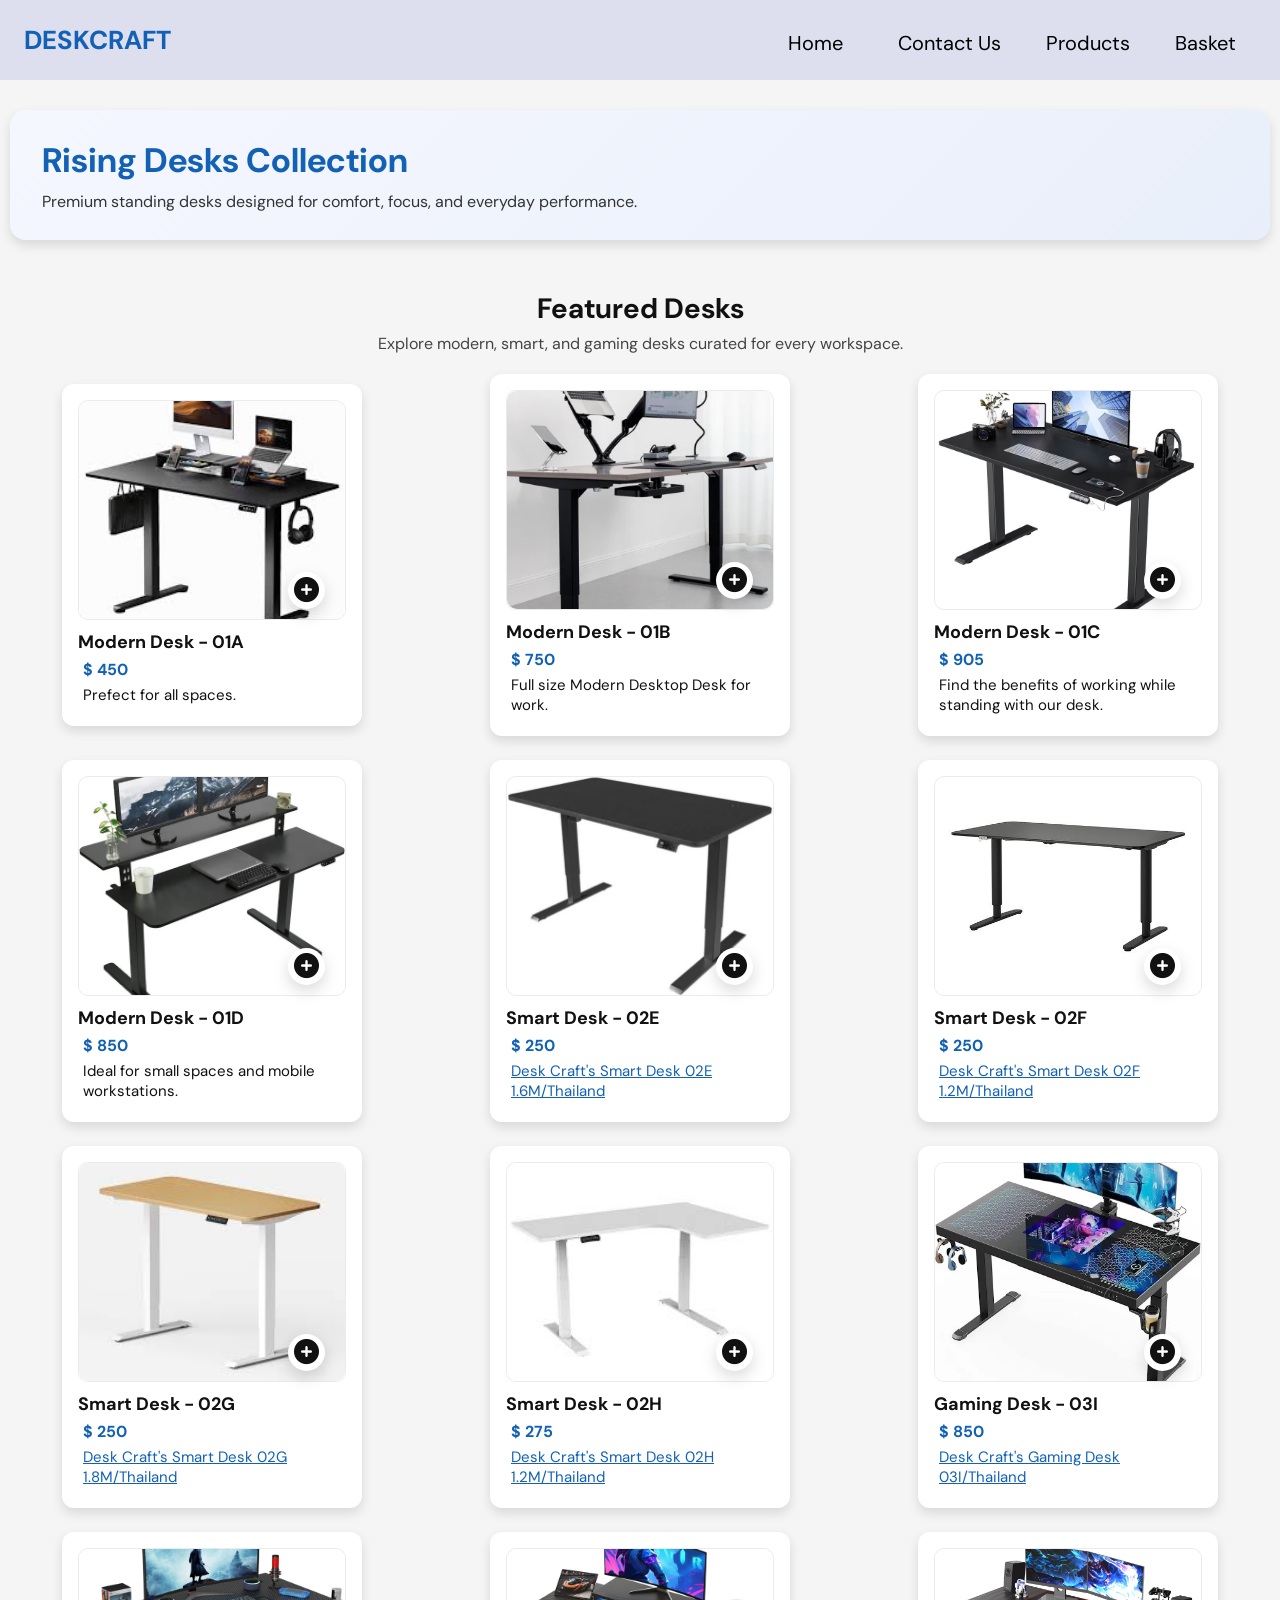
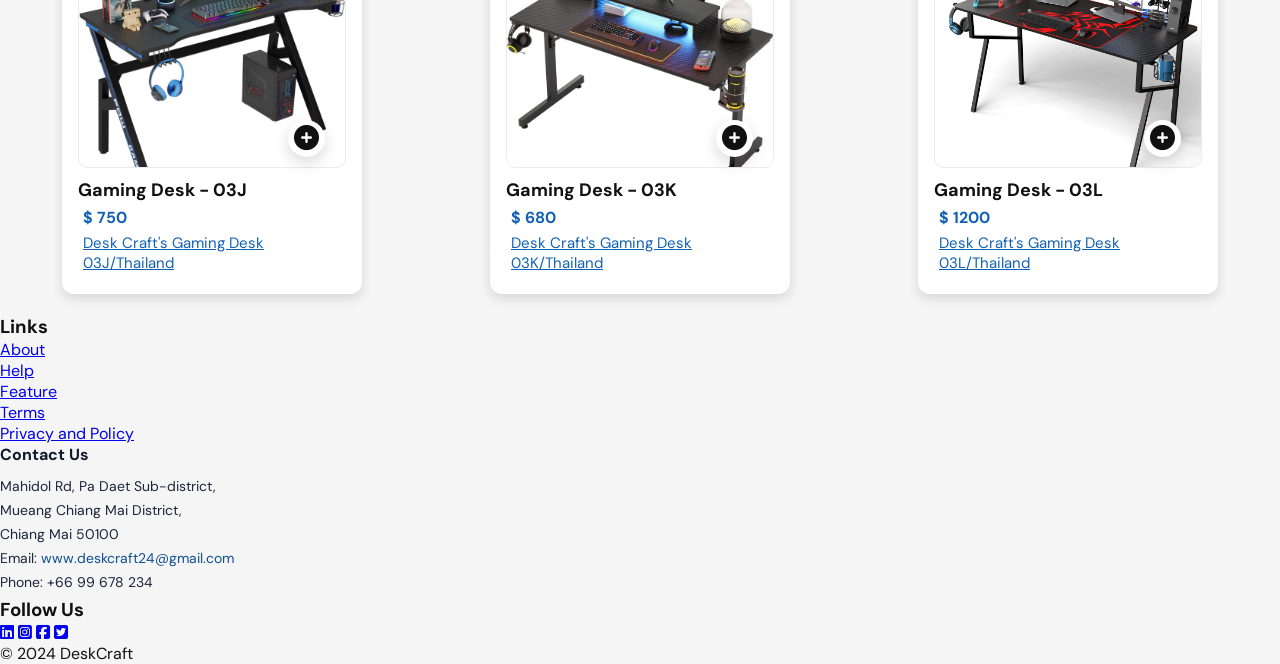
<file: RisingDesk.html>
<!DOCTYPE html>
<html lang="en">
<head>
	<meta charset="utf-8">
	<meta name="viewport" content="width=device-width, initial-scale=1">
	<title>Rising Desk</title>
	<link rel="stylesheet" href="https://cdnjs.cloudflare.com/ajax/libs/font-awesome/6.6.0/css/all.min.css" integrity="sha512-Kc323vGBEqzTmouAECnVceyQqyqdsSiqLQISBL29aUW4U/M7pSPA/gEUZQqv1cwx4OnYxTxve5UMg5GT6L4JJg==" crossorigin="anonymous" referrerpolicy="no-referrer">
	<link rel="stylesheet" type="text/css" href="css/main.css">
</head>
<body>
	<div class="main">
	<header>
		<h1 class="logo"><a href="Home.html">DESKCRAFT </a></h1>
		<input type="checkbox" id="nav-toggle" class="nav-toggle">
		<label for="nav-toggle" class="nav-toggle-label">
			<span class="bars"><span></span><span></span><span></span></span>
			Menu
		</label>
		<div class="nav-bar">
			<div class="nav-item">
				<a href="Home.html" target="_self"> Home </a>
			</div>
			<div class="nav-item">	
				<a href="ContactUs.html" target="_self">Contact Us</a>
			</div>

			<div class="product">
				<button class="btn-product">Products</button>
				<div class="dropdown-content">
					<a href="RisingDesk.html" target="_self">Rising Desk</a>
					<a href="HealthBenefit.html" target="_self">Health Benefits</a>
				</div>
			</div>
			
			<div class="nav-item">
				<a href="basket.html" target="_self"> Basket</a>
			</div>
		</div>
	</header>

	</div>
	<main class="page-content">
	<section class="rd-hero">
		<div class="rd-hero-text">
			<h1>Rising Desks Collection</h1>
			<p>Premium standing desks designed for comfort, focus, and everyday performance.</p>
		</div>
	</section>
	<section id="rd-section">
		<div class="rd-header">
			<h2>Featured Desks</h2>
			<p>Explore modern, smart, and gaming desks curated for every workspace.</p>
		</div>
		<div class="rd-container">
			<div class="risingdesk">
				<div class="img">
					<a href="#"> <img src="Images/risingdesk2.jpg" alt="modern desk"> </a>
		 		<div class="plus-icon">
		 			<i class="fa-solid fa-circle-plus" title="Add to Cart"></i>
		 		</div>
				</div>
				<h2>Modern Desk - 01A</h2>
				<p> <b> $ 450 </b></p>
				<p>Prefect for all spaces.</p>
			</div>
		<div class="risingdesk">
			<div class="img">
				<a href="#"> <img src="Images/22.webp" alt="modern desk"></a>
			<div class="plus-icon">
		 		<i class="fa-solid fa-circle-plus" title="Add to Cart"></i>
		 	</div>
			</div>
			<h2>Modern Desk - 01B</h2>
			<p> <b> $ 750 </b></p>
			<p>Full size Modern Desktop Desk for work.</p>

		</div>
		<div class="risingdesk">
			<div class="img">
				<a href="#"> <img src="Images/12.jpg" alt="modern desk"></a>
			<div class="plus-icon">
		 		<i class="fa-solid fa-circle-plus" title="Add to Cart"></i>
		 	</div>
			</div>
			<h2>Modern Desk - 01C</h2>
			<p> <b> $ 905 </b></p>
			<p>Find the benefits of working while standing with our desk.</p>
		</div>
		<div class="risingdesk">
			<div class="img">
				<a href="#"><img src="Images/risingdesk9.webp" alt="modern desk"></a>
			<div class="plus-icon">
		 		<i class="fa-solid fa-circle-plus" title="Add to Cart"></i>
		 	</div>
			</div>
			<h2>Modern Desk - 01D</h2>
			<p> <b> $ 850 </b></p>
			<p> Ideal for small spaces and mobile workstations.</p>
		</div>
			<!-- Testing -->
			<div class="risingdesk">
			<div class="img">
				<a href="#"><img src="Images/smartdesk.webp" alt="smart desk"></a>
			<div class="plus-icon">
		 		<i class="fa-solid fa-circle-plus" title="Add to Cart"></i>
		 	</div>
			</div>
			<h2>Smart Desk - 02E</h2>
			<p> <b> $ 250 </b></p>
			<a href="#"><p>Desk Craft's Smart Desk 02E <br> 1.6M/Thailand</p></a> 
		</div>
		<div class="risingdesk">
			<div class="img">
				<a href="#"><img src="Images/1.jpg" alt="smart desk"></a>
			<div class="plus-icon">
		 		<i class="fa-solid fa-circle-plus" title="Add to Cart"></i>
		 	</div>
			</div>
			<h2>Smart Desk - 02F</h2>
			<p> <b> $ 250 </b></p>
			<a href="#"><p>Desk Craft's Smart Desk 02F <br> 1.2M/Thailand</p></a> 
		</div>
		<div class="risingdesk">
			<div class="img">
				<a href="#"><img src="Images/19.jpg" alt="smart desk"></a> 
			<div class="plus-icon">
		 		<i class="fa-solid fa-circle-plus" title="Add to Cart"></i>
		 	</div>
			</div>
			<h2>Smart Desk - 02G</h2>
			<p> <b> $ 250 </b></p>
			<a href="#"><p>Desk Craft's Smart Desk 02G <br> 1.8M/Thailand</p></a> 
		</div>
		<div class="risingdesk">
			<div class="img">
				<a href="#"><img src="Images/16.jpg" alt="smart desk"></a>
			<div class="plus-icon">
		 		<i class="fa-solid fa-circle-plus" title="Add to Cart"></i>
		 	</div>
			</div>
			<h2>Smart Desk - 02H</h2>
			<p> <b> $ 275 </b></p>
			<a href="#"><p>Desk Craft's Smart Desk 02H <br> 1.2M/Thailand</p></a> 
		</div>

			<!-- Testing -->
			<div class="risingdesk">
			<div class="img">
				<a href="#"><img src="Images/gaming.webp" alt="gaming desk"></a>
			<div class="plus-icon">
		 		<i class="fa-solid fa-circle-plus" title="Add to Cart"></i>
		 	</div>
			</div>
			<h2>Gaming Desk - 03I</h2>
			<p> <b> $ 850 </b></p>
			<a href="#"><p>Desk Craft's Gaming Desk  <br> 03I/Thailand</p></a> 
		</div>
		<div class="risingdesk">
			<div class="img">
				<a href="#"><img src="Images/gaming6.jpeg" alt="gaming desk"></a>
			<div class="plus-icon">
		 		<i class="fa-solid fa-circle-plus" title="Add to Cart"></i>
		 	</div>
			</div>
			<h2>Gaming Desk - 03J</h2>
			<p> <b> $ 750 </b></p>
			<a href="#"><p>Desk Craft's Gaming Desk  <br> 03J/Thailand</p></a>
		</div>
		<div class="risingdesk">
			<div class="img">
				<a href="#"><img src="Images/gaming5.webp" alt="gaming desk"></a> 
			<div class="plus-icon">
		 		<i class="fa-solid fa-circle-plus" title="Add to Cart"></i>
		 	</div>
			</div>
			<h2>Gaming Desk - 03K</h2>
			<p> <b> $ 680 </b></p>
			<a href="#"><p>Desk Craft's Gaming Desk  <br> 03K/Thailand</p></a>
		</div>
		<div class="risingdesk">
			<div class="img">
				<a href="#"><img src="Images/gaming4.jpg" alt="gaming desk"></a>
			<div class="plus-icon">
		 		<i class="fa-solid fa-circle-plus" title="Add to Cart"></i>
		 	</div>
			</div>
			<h2>Gaming Desk - 03L</h2>
			<p> <b> $ 1200 </b></p>
			<a href="#"><p>Desk Craft's Gaming Desk  <br> 03L/Thailand</p></a>
		</div>
		</div>
	</section>
	</main>
	<footer>
		<div class="footer-section">
				<div class="links">
					<h3>Links</h3>
					<ul>
						<li><a href="#">About</a></li>
						<li><a href="#">Help</a></li>
						<li><a href="#">Feature</a></li>
						<li><a href="#">Terms</a></li>
						<li><a href="#">Privacy and Policy</a></li>
					</ul>
				</div>
				<div class="footer-contact">
					<h3>Contact Us</h3>
					<p>Mahidol Rd, Pa Daet Sub-district, </p> 
					<p> Mueang Chiang Mai District,</p>
					<p>Chiang Mai 50100</p>
					<p>Email: <a href="#">www.deskcraft24@gmail.com</a></p>
					<p>Phone: +66 99 678 234</p>
				</div>
				<div class="social-icon">
					<h3>Follow Us</h3>
					<a href="https://www.linkedin.com/"><i class="fa-brands fa-linkedin"></i></a>
					<a href="https://www.instagram.com/"><i class="fa-brands fa-square-instagram"></i></a>
					<a href="https://www.facebook.com/"><i class="fa-brands fa-square-facebook"></i></a>
					<a href="https://x.com/"><i class="fa-brands fa-square-twitter"></i></a>
				</div>
		</div>
		<div class="copyright">
			<p>&copy; 2024 DeskCraft</p>
		</div>
	</footer>

</body>
</html>
</file>
<file: css/main.css>
@import url('https://fonts.googleapis.com/css2?family=DM+Sans:wght@400;600;700&display=swap');

*{
	margin: 0px;
	padding: 0px;
	box-sizing: border-box;
	font-family: "DM Sans", sans-serif;
}

:root{
	--brand: #1261b5;
	--bg: #f5f5f5;
	--panel: #dddeee;
	--text: #111;
	--nav-height: 80px;
	--radius: 10px;
	--shadow: 0px 5px 12px rgba(0, 0, 0, 0.12);
}
body{
	background-color: var(--bg);
	color: var(--text);
}
/*																											Nav Start 																	*/
.main header{
	width: 100%;
	color: #fff;
	background-color: var(--panel);
	display: flex;
	justify-content: space-between;
	align-items: center;
	padding: 10px 24px;
	position: fixed;
	height: var(--nav-height);
	margin: 0;
	top: 0;
	left: 0;
	z-index: 1000;
}
.logo a{
	color: var(--brand);
	font-size: 26px;
	font-family: inherit;
	float: left;
	text-decoration: none;
}
.nav-toggle{
	display: none;
}
.nav-toggle-label{
	display: none;
	align-items: center;
	gap: 10px;
	color: var(--brand);
	font-weight: bold;
	cursor: pointer;
	border: 1px solid var(--brand);
	padding: 6px 10px;
	border-radius: 6px;
	background: #fff;
}
.nav-toggle-label .bars{
	display: inline-block;
}
.nav-toggle-label .bars span{
	display: block;
	width: 22px;
	height: 2px;
	background: var(--brand);
	margin: 4px 0;
}
.nav-bar .nav-item{
	padding: 10px;
}
.nav-bar{
	display: flex;
	gap: 15px;
	max-width: 800px;
	flex-wrap: wrap;
	margin-top: 5px;
} 
.nav-bar a{
	font-family: inherit;
	font-size: 20px;
	color: black;
	text-decoration: none;
	padding: 10px 10px;
}
.product{
	overflow: visible;
	position: relative;
}
.product .btn-product {
	font-family: inherit;
	font-size: 20px;
	border: none;
	outline: none;
	color: black;
	padding: 10px 10px;
	background-color: inherit;
	cursor: pointer;
}
.nav-bar a:hover, .product:hover .btn-product{
	color: var(--brand);
}
.dropdown-content{
	display: none;
	border: none;
	background-color: var(--panel);
	border-radius: 5px;
	position: absolute;
	top: 100%;
	left: 0;
	min-width: 180px;
	box-shadow: 0px 8px 16px 0px rgba(0, 0, 0, 0.2);
	z-index: 1;
}
.dropdown-content a{
	float: none;
	color: black;
	padding: 12px 16px;
	text-decoration: none;
	display: block;
	text-align: left;
}
.dropdown-content a:hover{
	/* background-color: #1261b5; */
	color: var(--brand);
}
.product:hover .dropdown-content{
	display: block;
}
/*																											Nav End																					*/			
	
/*											       													Body Start 																			*/
.page-content{
	padding-top: calc(var(--nav-height) + 20px);
}
.body-img img{	
	width: 100%;
	height: 670px;
	object-fit: cover;
	border-radius: 10px;
}
.body-img{
	padding: 10px 10px;
}
.hero{
	position: relative;
	min-height: 520px;
	border-radius: 16px;
	overflow: hidden;
	margin: 10px;
	display: flex;
	align-items: center;
}
.hero::after{
	content: "";
	position: absolute;
	inset: 0;
	background: linear-gradient(90deg, rgba(0,0,0,0.55), rgba(0,0,0,0.15));
}
.hero-img{
	position: absolute;
	inset: 0;
	width: 100%;
	height: 100%;
	object-fit: cover;
}
.hero-content{
	position: relative;
	z-index: 1;
	color: #fff;
	max-width: 560px;
	margin-left: 40px;
	background: rgba(0,0,0,0.35);
	padding: 24px 28px;
	border-radius: 14px;
	backdrop-filter: blur(2px);
}
.hero-content h1{
	font-size: 44px;
	line-height: 1.1;
	margin-bottom: 12px;
}
.hero-content p{
	font-size: 18px;
	line-height: 1.6;
	margin-bottom: 18px;
}
.section{
	width: 80%;
	height: auto;
	margin: auto;
	margin-top: 10px;
	display: flex;
	align-items: center;
	padding: 20px;
	justify-content: center;
}
.text{
	flex: 1;
}
.text h1{
	font-size: 48px;
	color: var(--brand);
}
.cta{
	flex: 1;
	margin-top: 10px;
	margin-left: 25px;
}
.cta p{
	font-size: 20px;
}
.btns{
	margin-top: 40px;
}
.btn-learn-more{
	width: 120px;
	height: 40px;
	background: #000;
	border: none;
	font-size: 18px;
	cursor: pointer;
	color: #fff;
	transition: 0.2s ease;
	margin-right: 10px;
}
.btn-signup{
	width: 120px;
	height: 40px;
	background: #fff;
	border: 1px solid #000;
	font-size: 18px;
	cursor: pointer;
	color: #000;
	transition: 0.2s ease;
}
.btn-learn-more:hover{
	background-color: #333;
}
.btn-signup:hover{
	background-color: #333;
	color: #fff;
}
.section2{
	max-width: 100%;
	margin: auto;
	padding: 40px 20px;
	margin-top: 30px;
	align-items: center;
	display: flex;
	justify-content: center;
	background-color: var(--panel);
	gap: 24px;

}
.section2 > div{
	flex-basis: 33.33%;
}
.section2 .body-img2 img{
	width: 100%;
	height: 380px;
	border: none;
	object-fit: cover;
	border-radius: 12px;
	box-shadow: var(--shadow);
}
.text2{
	text-align: left;
	padding: 10px;
}
.text2 h1{
	font-size: 34px;
	color: #000;
	line-height: 1.2;
	margin-bottom: 12px;
}
.text2 p{	
	font-size: 16px;
	color: #000;
	line-height: 25px;
	text-align: left;
}
.benf-list{
	list-style: none;
	margin-left: 0;
}
.benf-list li{
	display: flex;
	align-items: center;
	font-size: 16px;
	margin-bottom: 10px;
}
.fa-solid{
	font-size: 18px;
	margin-right: 10px;
}
.link{
	margin-top: 20px;
}
.link a{
	color: var(--brand);
	text-decoration: none;
	font-weight: bold;

}
.section3{
	text-align: center;
	padding: 20px 20px;
	background-color: #f8f8f8;
}
.section3 h2{
	font-size: 32px;
	font-family: inherit;
	margin-bottom: 28px;
	color: var(--brand);
	text-transform: none;
	letter-spacing: 0.5px;
}
.healthbenefits-container{
	display: flex;
	justify-content: center;
	gap: 24px;
	flex-wrap: wrap;
	max-width: 1100px;
	margin: 0 auto;
}
.healthbenefits{
	background-color: #fff;
	padding: 18px;
	width: 320px;
	box-shadow: var(--shadow);
	text-align: left;
	border-radius: var(--radius);
	border: 1px solid rgba(0, 0, 0, 0.08);
	transition: transform 0.2s ease, box-shadow 0.2s ease;
	display: flex;
	flex-direction: column;
}
.healthbenefits img{
	height: 220px;
	width: 100%;
	border-radius: 8px;
	object-fit: cover;
}
.section3 h3{
	font-size: 22px;
	margin: 14px 0 8px;
	color: #111;
}
.section3 p{
	font-size: 16px;
	margin-bottom: 15px;
	color: #222;
	line-height: 1.5;
	flex: 1;
}
.healthbenefits-container .link-explore, .link-details, .link-getstarted{
	display: inline-block;
	text-decoration: none;
	padding: 10px 14px;
	border: 1px solid var(--brand);
	border-radius: 999px;
	color: var(--brand);
	font-size: 15px;
	font-weight: bold;
	align-self: flex-start;
	background: #f3f7ff;
}
.link-getstarted:hover , .link-explore:hover, .link-details:hover{
	background-color: var(--brand);
	transition: 0.2s;
	color: #fff;
}
.healthbenefits:hover{
	transform: translateY(-6px);
	box-shadow: 0 10px 22px rgba(0, 0, 0, 0.16);
}
.section4{
	background-color: #F8F8F8;
	padding: 50px 0;
	text-align: center;
}
.section4 h2{
	margin-bottom: 28px;
	font-size: 32px;
	font-family: inherit;
	color: var(--brand);
	text-transform: none;
	letter-spacing: 0.5px;
}
.promotions{
	display: grid;
	grid-template-columns: repeat(4, 1fr);
	gap: 20px;
	border-radius: 8px;
	padding: 0 20px;
}
.promotions-desks img{
	width: 100%;
	border-radius: 12px;
	height: 240px;
	margin-bottom: 14px;
	background: #fff;
	object-fit: cover;
}
.promotions-desks h3{
	font-size: 22px;
	margin-bottom: 10px;
	font-family: inherit;
}
.promotions-desks p{
	font-size: 15px;
	color: #000;
	margin-bottom: 10px;
}
.promotions-desks .price{
	font-size: 18px;
	font-weight: bold;
	display: block;
	color: var(--brand);
}
.btn-buynow{
	display: inline-block;
	border-radius: 5px;
	text-decoration: none;
	padding: 10px 20px;
	color: #fff;
	background-color: var(--brand);
	align-self: flex-start;
	width: auto;
}
.btn-buynow:hover{
	background-color: #0056b3;
}
.promotions-desks:hover{
	transform: translateY(-6px);
	transition: 0.2s;
	box-shadow: 0 10px 22px rgba(0, 0, 0, 0.16);
}
.promotions-desks{
	background: #fff;
	padding: 16px;
	border-radius: 14px;
	border: 1px solid rgba(0,0,0,0.08);
	box-shadow: var(--shadow);
	text-align: left;
	display: flex;
	flex-direction: column;
	transition: transform 0.2s ease, box-shadow 0.2s ease;
}
.video-section{
	position: relative;
	padding: 40px 20px 60px;
	background: #f8f8f8;
}
.video-section h2{
	text-align: center;
	font-size: 32px;
	font-family: inherit;
	text-transform: none;
	color: var(--brand);
	margin: 0 auto 24px;
	padding: 0;
	max-width: 900px;
}
#bg-video{
	width: 100%;
	height: 100%;
	display: block;
	object-fit: cover;
}
.video-wrap{
	max-width: 1100px;
	margin: 0 auto;
	border-radius: 16px;
	overflow: hidden;
	box-shadow: var(--shadow);
	background: #000;
	aspect-ratio: 16 / 9;
	display: flex;
	align-items: center;
}
.end-text{
	padding:20px;
}
.end-text h1{
	font-size: 35px;
	text-align: center;
	color: var(--brand);
	margin-top:40px;
	margin-bottom: 25px;
	font-family: inherit;
}
.end-text p{
	max-width: 800px;
	text-align: justify;
	font-size: 18px;
	margin: 0 auto;
	line-height: 1.5;
	font-family: inherit;
}
/*																										Body End																	*/
/*																							 	 Contact Us Page Start												*/
.contact-container{
	max-width: 900px;
	margin: 40px auto;
	display: flex;
	background-color: #fff;
	box-shadow: 2px 2px 4px rgba(0, 0, 0, 0.5);
	border-radius: 10px;
	gap: 5px;
}
.map{
	width: 50%;
}
.map iframe{
	width: 100%;
	height: 100%;
	border: none;
	border-radius: 10px 0 0 10px;
}
.form{
	border: 10px;
/*	border: 1px solid	#333;*/
	border-radius: 5px;
	padding: 3%;
	background-color: #fff;
	width: 50%;
	text-align: center;
	box-shadow: 0px 8px 20px 0px rgba(0, 0, 0, 0.2);
	display: flex;
	flex-direction: column;
	gap: 6px;
}
.form h3{
	font-size: 24px;
	margin-bottom: 5px;
	color: black;
	text-transform: uppercase;
}
.form p {
	font-size: 14px;
	margin-bottom: 16px;
	color: #000;
}
.contact-form{
	display: grid;
	grid-template-columns: 1fr 1fr;
	gap: 14px 16px;
	text-align: left;
}
.form-text{
	margin-bottom: 20px;
	text-align: left;
}
.form-text label{
	font-weight: bold;
	display: block;
	margin-bottom: 5px;
}
.form-text span{
	color: red;
}
input, textarea {
	width: 100%;
	padding: 10px;
	border: 1px solid #333;
	border-radius: 6px;
	background: #fff;
	transition: border-color 0.2s ease, box-shadow 0.2s ease;
}
input:focus, textarea:focus{
	outline: none;
	border-color: var(--brand);
	box-shadow: 0 0 0 3px rgba(18, 97, 181, 0.15);
}
textarea {
	resize: none;
}
#message{
	min-height: 140px;
}
.contact-form .full{
	grid-column: span 2;
}
#first-name{
	height: 36px;
	border: 1px solid black;
	border-radius: 3px;
	margin-top: 10px;
}
#last-name{
	height: 36px;
	margin-top: 10px;
	border: 1px solid black;
	border-radius: 3px;
}
.form-actions{
	grid-column: span 2;
	display: flex;
	justify-content: flex-end;
}
.btn-submit{
	background-color: var(--brand);
	color: white;
	padding: 10px 20px;
	border: none;
	border-radius: 5px;
	font-size: 16px;
	cursor: pointer;
	text-transform: uppercase;
	margin-top: 5px;
	transition: 0.2s ease;
}
.btn-submit:hover{
	background-color: #000;
}
/*																													Contact Us Page	End											*/

/*																											Rising Desk Page Start											*/
#rd-section .rd-container{
	margin: 20px 10px;
	display: grid;
	grid-template-columns: repeat(auto-fit, minmax(300px,1fr));
	justify-content: center;
	align-items: center;
	gap: 24px;
}
#rd-section{
	padding-top: 20px;
}
.rd-hero{
	background: linear-gradient(135deg, #f5f7ff, #e9effa);
	border-radius: 16px;
	padding: 28px 32px;
	margin: 10px;
	box-shadow: var(--shadow);
}
.rd-hero h1{
	font-size: 34px;
	color: var(--brand);
	margin-bottom: 8px;
}
.rd-hero p{
	font-size: 16px;
	color: #333;
}
.rd-header{
	text-align: center;
	margin: 20px auto 10px;
	max-width: 900px;
}
.rd-header h2{
	font-size: 28px;
	color: #111;
	margin-bottom: 6px;
}
.rd-header p{
	color: #444;
}
.risingdesk:hover {
	transform: translateY(-5px);
	transition: 0.2s;
}
.risingdesk {
	text-align: left;
	background-color: #fff;
	padding: 16px;
	border-radius: 12px;
	width: 300px;
	box-shadow: var(--shadow);
	margin: auto;
	position: relative;
}
.risingdesk .img{
	display: block;
	border: 1px solid rgba(0,0,0,0.08);
	border-radius: 10px;
	width: 100%;
	height: 220px;
	background-color: transparent;
	position: relative;
}
.risingdesk .img img{
	width: 100%;
	height: 100%;
	border-radius: 10px;
	object-fit: cover;
}
.plus-icon i{
/*	top: 200px;*/
	bottom: 10px;
	right: 10px;
	font-size: 25px;
	position: absolute;
	cursor: pointer;
	background: #fff;
	border-radius: 50%;
	box-shadow: 0 6px 16px rgba(0,0,0,0.15);
	padding: 6px;
}
.risingdesk h2{
	margin-top: 10px;
	font-size: 18px;
}
.risingdesk a{
	font-size: 16px;
	color: var(--brand);
}
.plus-icon i:hover{
	color: var(--brand);
	transition: 0.2s;
}
.risingdesk p{
	font-size: 15px;
	cursor: pointer;
	margin: 5px;
}
.risingdesk p b{
	color: var(--brand);
	font-size: 16px;
}
/*																									Rising Desk Page End																*/
/*																									Health Benefits Page Start 													*/
.hb-page{
	font-family: "DM Sans", sans-serif;
}
.hb-page h1, .hb-page h2, .hb-page h3{
	font-family: "Playfair Display", serif;
	letter-spacing: 0.3px;
}
.hb-page{
	--hb-ink: #0f1a2b;
	--hb-warm: #f5d37d;
	--hb-soft: #edf2fb;
	--hb-ice: #f7f9ff;
	--hb-shadow: 0 18px 30px rgba(12, 20, 39, 0.12);
}
.hb-hero{
	display: grid;
	grid-template-columns: repeat(auto-fit, minmax(280px, 1fr));
	gap: 28px;
	align-items: center;
	padding: 30px 24px 10px;
	margin: 0 10px 20px;
	background: linear-gradient(120deg, #ffffff 0%, #f1f6ff 60%, #eaf0ff 100%);
	border-radius: 18px;
	border: 1px solid rgba(18, 97, 181, 0.08);
	position: relative;
	overflow: hidden;
}
.hb-hero::after{
	content: "";
	position: absolute;
	right: -60px;
	top: -80px;
	width: 220px;
	height: 220px;
	background: radial-gradient(circle, rgba(245, 211, 125, 0.55), rgba(245, 211, 125, 0));
}
.hb-eyebrow{
	text-transform: uppercase;
	letter-spacing: 2px;
	font-size: 12px;
	font-weight: 700;
	color: var(--brand);
	margin-bottom: 12px;
}
.hb-hero-content h1{
	font-size: 42px;
	color: var(--hb-ink);
	margin-bottom: 12px;
}
.hb-sub{
	font-size: 18px;
	line-height: 1.7;
	color: #2c3953;
	margin-bottom: 22px;
	max-width: 520px;
}
.hb-cta{
	display: flex;
	gap: 16px;
	align-items: center;
	flex-wrap: wrap;
}
.hb-btn{
	display: inline-flex;
	align-items: center;
	justify-content: center;
	background: var(--brand);
	color: #fff;
	padding: 12px 24px;
	border-radius: 999px;
	text-decoration: none;
	font-weight: 700;
	box-shadow: 0 10px 20px rgba(18, 97, 181, 0.25);
}
.hb-btn:hover{
	background: #0f4f92;
}
.hb-link{
	color: var(--brand);
	text-decoration: none;
	font-weight: 600;
}
.hb-hero-media{
	position: relative;
	display: flex;
	justify-content: center;
}
.hb-hero-media img{
	width: 100%;
	max-width: 440px;
	height: 320px;
	object-fit: cover;
	border-radius: 16px;
	box-shadow: var(--hb-shadow);
}
.hb-badge{
	position: absolute;
	bottom: -12px;
	left: 16px;
	background: #fff;
	padding: 10px 16px;
	border-radius: 12px;
	box-shadow: 0 12px 24px rgba(12, 20, 39, 0.16);
	display: flex;
	flex-direction: column;
	gap: 4px;
	font-size: 12px;
	color: #3d4b66;
}
.hb-badge strong{
	font-size: 15px;
	color: var(--hb-ink);
}
.hb-metrics{
	display: grid;
	grid-template-columns: repeat(auto-fit, minmax(220px, 1fr));
	gap: 16px;
	margin: 0 10px 26px;
	padding: 10px 24px 26px;
}
.hb-metric{
	background: var(--hb-ice);
	border-radius: 16px;
	padding: 18px;
	border: 1px solid rgba(12, 20, 39, 0.08);
}
.hb-metric p{
	text-transform: uppercase;
	font-size: 12px;
	letter-spacing: 1.2px;
	color: #6b7a98;
	margin-bottom: 8px;
}
.hb-metric h3{
	font-size: 20px;
	color: var(--hb-ink);
	margin-bottom: 6px;
}
.hb-metric span{
	font-size: 14px;
	color: #3e4b66;
}
.hb-grid{
	display: grid;
	grid-template-columns: repeat(auto-fit, minmax(240px, 1fr));
	gap: 18px;
	padding: 10px 24px 30px;
	margin: 0 10px 20px;
}
.hb-card{
	background: #fff;
	border-radius: 18px;
	padding: 16px;
	box-shadow: var(--hb-shadow);
	border: 1px solid rgba(18, 97, 181, 0.08);
	display: flex;
	flex-direction: column;
	gap: 12px;
}
.hb-card img{
	width: 100%;
	height: 180px;
	object-fit: cover;
	border-radius: 12px;
}
.hb-card h2{
	font-size: 22px;
	color: var(--hb-ink);
}
.hb-card p{
	font-size: 15px;
	color: #2d3a55;
	line-height: 1.6;
}
.hb-banner{
	margin: 0 10px 30px;
	padding: 22px 26px;
	border-radius: 20px;
	background: linear-gradient(120deg, #0f4f92, #1b6bd1);
	color: #fff;
	display: flex;
	justify-content: space-between;
	align-items: center;
	gap: 18px;
	flex-wrap: wrap;
}
.hb-banner-text h2{
	font-size: 26px;
	margin-bottom: 6px;
}
.hb-banner-text p{
	font-size: 16px;
	max-width: 520px;
}
.hb-btn-light{
	background: #fff;
	color: #0f4f92;
	box-shadow: none;
}
.hb-btn-light:hover{
	background: #e9f1ff;
}
/*																										Health Benefits Page end 												*/

/*																											Basket Page Start 														*/
.basket h2{	
	text-align: center;
	font-size: 32px;
	margin-bottom: 25px;
	text-transform: none;
	letter-spacing: 0.5px;
}
.basket h2, .basket-products h2{
	font-family: inherit;
}
.basket-products img{
	width: 120px;
	height: 120px;
	object-fit: cover;
	border-radius: 10px;
}
.basket{
	background-color: var(--panel);
	width: 80%;
	padding: 20px;
	margin: 30px auto 50px;
	border-radius: 8px;
	box-shadow: 0 4px 8px rgba(0, 0, 0, 0.1);
}
.basket-head{
	display: grid;
	grid-template-columns: 1fr 120px 80px;
	gap: 12px;
	padding: 10px 20px;
	font-weight: bold;
	color: #333;
	text-transform: uppercase;
	font-size: 13px;
	letter-spacing: 0.6px;
}
.basket-products{
	display: grid;
	grid-template-columns: 1fr 120px 80px;
	align-items: center;
	gap: 12px;
	padding: 18px 20px;
	margin-bottom: 18px;
	border: 1px solid rgba(0,0,0,0.12);
	border-radius: 10px;
	background-color: #fff;
	box-shadow: var(--shadow);
}
.basket-info{
	display: flex;
	align-items: center;
	gap: 16px;
}
.products-details{
	flex: 1;
	margin-left: 0;
}
.products-details h2{
	margin-bottom: 10px;
	font-size: 18px;
}
.products-details p{
	font-size: 16px;
	margin-bottom: 5px;
}
.basket-price{
	font-weight: bold;
	color: var(--brand);
	font-size: 16px;
}
.basket-qty{
	display: flex;
	justify-content: flex-start;
}
.qualtity{
	padding: 10px;
	width: 70px;
	font-size: 16px;
	border-radius: 1px;
	border-radius: 2px;
}
.total{
	margin-top: 20px;
	display: flex;
	justify-content: space-between;
	align-items: center;
	gap: 12px;
	padding: 10px 4px 0;
}
.total h2{
	font-size: 20px;
	font-family: inherit;
	margin-bottom: 10px;
}
.btn-checkout{
	color: #000;
	background-color: var(--brand);
	border: none;
	padding: 10px 10px;
	color: #fff;
	cursor: pointer;
	border-radius: 5px;
	font-size: 18px;
	transition: 0.3s ease;
	text-transform: uppercase;
}
.btn-checkout:hover{
	background-color: #333;

}
/*																												Basket Page End 													*/
/*																													Footer Start														*/
.site-footer{
	background: linear-gradient(135deg, #eaf0ff, #f7f7fb);
	color: #0f1a2b;
	padding: 50px 20px 24px;
	border-top: 1px solid rgba(0,0,0,0.08);
}
.footer-inner{
	display: grid;
	grid-template-columns: repeat(auto-fit, minmax(220px, 1fr));
	gap: 24px;
	max-width: 1100px;
	width: 100%;
	margin: 0 auto;
}
.footer-brand{
	text-align: left;
}
.footer-logo{
	font-size: 24px;
	color: var(--brand);
	text-decoration: none;
	font-weight: 700;
	letter-spacing: 0.5px;
}
.footer-tagline{
	margin: 12px 0 10px;
	font-size: 15px;
	color: #2a3547;
	line-height: 1.6;
}
.footer-note{
	font-size: 13px;
	color: #5d6b82;
	background: #fff;
	display: inline-block;
	padding: 6px 10px;
	border-radius: 999px;
	box-shadow: var(--shadow);
}
.footer-links h3, .footer-contact h3{
	margin-bottom: 12px;
	font-size: 16px;
	color: #0f1a2b;
}
.footer-links a{
	display: block;
	margin: 8px 0;
	color: #1b263b;
	text-decoration: none;
	font-size: 15px;
}
.footer-links a:hover{
	color: var(--brand);
}
.footer-contact p{
	margin: 6px 0;
	font-size: 14px;
	color: #1b263b;
}
.footer-contact a{
	color: #0f4f92;
	text-decoration: none;
}
.footer-contact a:hover{
	text-decoration: underline;
}
.footer-social{
	margin-top: 12px;
	display: flex;
	gap: 10px;
	flex-wrap: wrap;
}
.social-link{
	display: inline-flex;
	align-items: center;
	justify-content: center;
	width: 40px;
	height: 40px;
	border-radius: 50%;
	background: #fff;
	box-shadow: 0 6px 16px rgba(12,20,39,0.12);
	transition: transform 0.2s ease, box-shadow 0.2s ease, background 0.2s ease;
}
.social-link i{
	font-size: 20px;
	color: #111;
}
.social-link.linkedin i{
	color: #0a66c2;
}
.social-link.instagram i{
	color: #e4405f;
}
.social-link.facebook i{
	color: #1877f2;
}
.social-link.x i{
	color: #111;
}
.social-link:hover{
	transform: translateY(-2px);
	box-shadow: 0 10px 22px rgba(12,20,39,0.18);
}
.social-link.x:hover{
	background: #111;
}
.social-link.x:hover i{
	color: #fff;
}
.footer-bottom{
	text-align: center;
	margin-top: 26px;
	padding-top: 16px;
	border-top: 1px solid rgba(0,0,0,0.12);
	font-size: 14px;
	color: #2a3547;
}

@media only screen and (max-width: 768px){
	.nav-toggle-label{
		display: flex;
	}
	.nav-bar{
		position: absolute;
		top: var(--nav-height);
		left: 0;
		right: 0;
		background: var(--panel);
		flex-direction: column;
		align-items: flex-start;
		padding: 12px 20px 16px;
		gap: 6px;
		display: none;
		box-shadow: var(--shadow);
	}
	.nav-bar .nav-item{
		width: 100%;
		padding: 6px 0;
	}
	.nav-bar a, .product .btn-product{
		width: 100%;
		padding: 8px 0;
		text-align: left;
	}
	.nav-toggle:checked + .nav-toggle-label + .nav-bar{
		display: flex;
	}
	.product{
		width: 100%;
	}
	.dropdown-content{
		position: static;
		box-shadow: none;
		background: transparent;
		padding-left: 12px;
	}
	.product:hover .dropdown-content{
		display: none;
	}
	.product:focus-within .dropdown-content{
		display: block;
	}
}
/*																												Footer End														*/

/*																												Responsive															*/
.row::after {
  content: "";
  clear: both;
  display: table;
}

[class*="col-"] {
  float: left;
  padding: 10px;
}


@media only screen and (min-width: 800px) {
  /* For desktop: > 800 */
  .col-l-1 {width: 8.33%;}
  .col-l-2 {width: 16.66%;}
  .col-l-3 {width: 25%;}
  .col-l-4 {width: 33.33%;}
  .col-l-5 {width: 41.66%;}
  .col-l-6 {width: 50%;}
  .col-l-7 {width: 58.33%;}
  .col-l-8 {width: 66.66%;}
  .col-l-9 {width: 75%;}
  .col-l-10 {width: 83.33%;}
  .col-l-11 {width: 91.66%;}
  .col-l-12 {width: 100%;}
}

@media only screen and (min-width: 550px) and (max-width: 799px) {

  /* For tablet: > 550  and  < 799 */
  .col-m-1 {width: 8.33%;}
  .col-m-2 {width: 16.66%;}
  .col-m-3 {width: 25%;}
  .col-m-4 {width: 33.33%;}
  .col-m-5 {width: 41.66%;}
  .col-m-6 {width: 50%;}
  .col-m-7 {width: 58.33%;}
  .col-m-8 {width: 66.66%;}
  .col-m-9 {width: 75%;}
  .col-m-10 {width: 83.33%;}
  .col-m-11 {width: 91.66%;}
  .col-m-12 {width: 100%;}
}
@media only screen and (max-width: 549px) {
  /* For mobiles: < 549 */
  .col-s-1 {width: 8.33%;}
  .col-s-2 {width: 16.66%;}
  .col-s-3 {width: 25%;}
  .col-s-4 {width: 33.33%;}
  .col-s-5 {width: 41.66%;}
  .col-s-6 {width: 50%;}
  .col-s-7 {width: 58.33%;}
  .col-s-8 {width: 66.66%;}
  .col-s-9 {width: 75%;}
  .col-s-10 {width: 83.33%;}
  .col-s-11 {width: 91.66%;}
  .col-s-12 {width: 100%;}

  .risingdesks-section{
 		flex-direction: column;
 		align-items: center;
 	}
 	.risingdesk{
 		margin-bottom: 20px;
 	}
  .footer-links, .footer-contact, .footer-social {
  	text-align: center;
  }
 }
@media only screen and (max-width: 768px) {
 	.header-button{
			margin: 10px;
 	}
	.hb-hero{
		padding: 24px 18px;
	}
	.hb-hero-content h1{
		font-size: 32px;
	}
	.hb-sub{
		font-size: 16px;
	}
	.hb-hero-media img{
		height: 240px;
	}
	.hb-badge{
		position: static;
		margin-top: 10px;
	}
	.hb-banner{
		padding: 20px;
	}
	.section2, .healthbenefits-container {
		flex-direction: column;
		text-align: center;
	}
	.hero{
		min-height: 420px;
		margin: 10px;
	}
	.hero-content{
		margin: 0 16px;
		max-width: 100%;
	}
	.hero-content h1{
		font-size: 32px;
	}
 	.section2 > div{
 		margin-bottom: 30px;
 	}
 	.section3 .healthbenefits-container{
 		padding: 0 20px;
 	}
 	.section3 .healthbenefits{
 		width: 100%;
 	}
 	.healthbenefits-container{
 		gap: 10px;
 	}
	.footer-inner{
		grid-template-columns: 1fr;
		text-align: center;
	}
	.footer-brand{
		text-align: center;
	}
	.footer-social{
		justify-content: center;
	}
 	.promotions{
		grid-template-columns: 1fr 1fr;
		gap: 15px;
	}
 	.contact-container{
		flex-direction: column;
		align-items: center;
		box-shadow: 0 0 0;
	}
	.contact-container > div{
		width: 90%;
	}
	.map{
		height: 400px;
	}
	.basket{
		width: 92%;
	}
	.basket-head{
		display: none;
	}
	.basket-products{
		grid-template-columns: 1fr;
	}
	.basket-products img{
		width: 100%;
		height: auto;
		max-height: 220px;
	}
	.basket-price, .basket-qty{
		justify-content: flex-start;
	}
	.full-name{
		flex-direction: column;
		justify-content: flex-start;
	}
	.full-name > input{
		width: 100%;
	}
	#first-name{
		width: 100%;
	}
	#last-name{
		margin-left: 0;
		width: 100%;
	}
	.contact-form{
		grid-template-columns: 1fr;
	}
	.contact-form .full{
		grid-column: span 1;
	}
	.form-actions{
		justify-content: flex-start;
	}
	.hb-items, .hb-items.reverse{
		flex-direction: column;
	}
	.description h2{
		text-align: center;
	}
	.description p{
		text-align: justify;
	}
	.end-text p{
		margin: 0;
	}
 }
@media screen and (max-width: 480px){
	.promotions{
		grid-template-columns: 1fr;
	}
}
/*																										Responsive															*/
</file>
